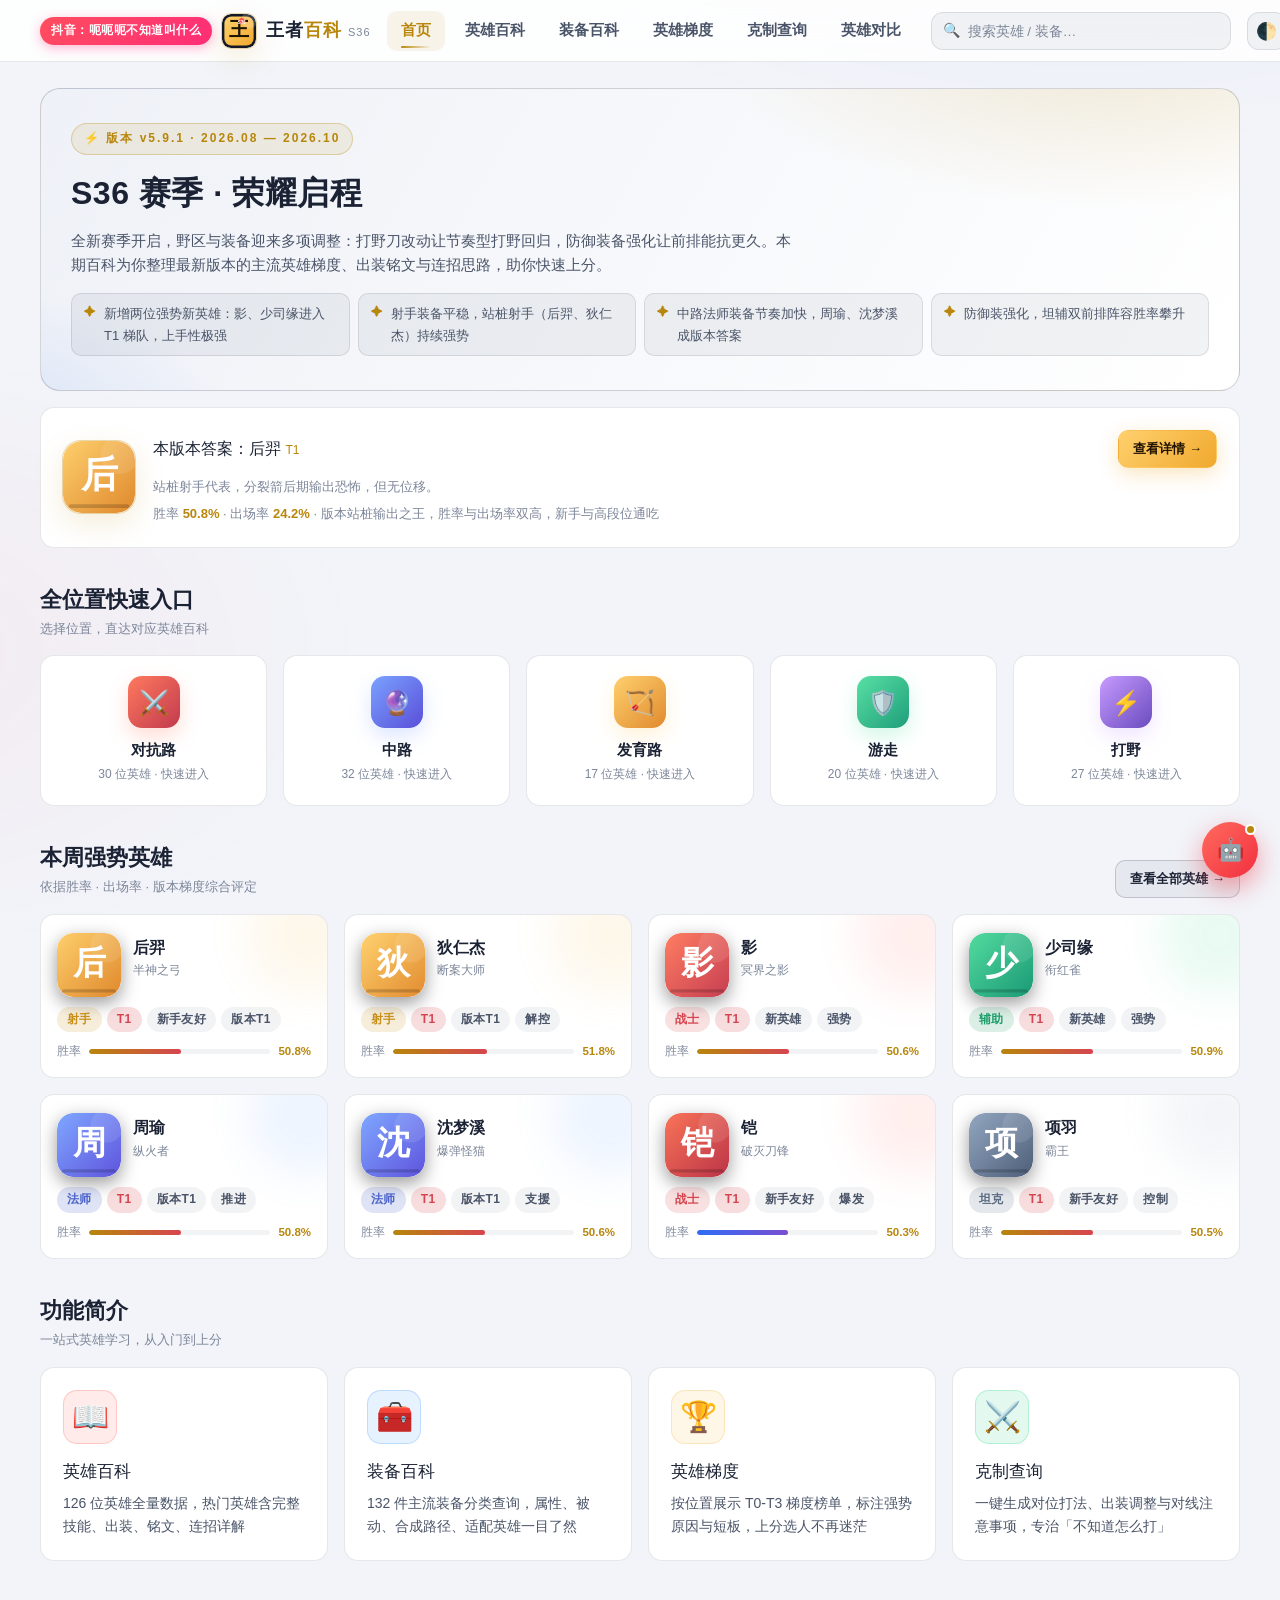
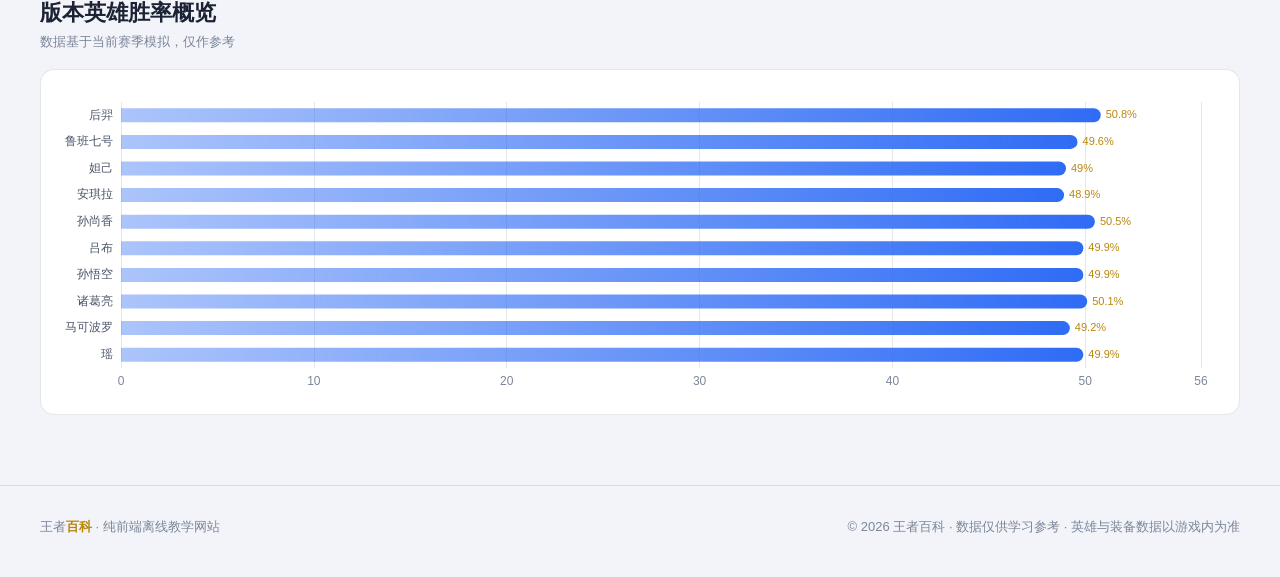
<file: index.html>
<!DOCTYPE html>
<html lang="zh-CN">
<head>
  <meta charset="UTF-8">
  <meta name="viewport" content="width=device-width, initial-scale=1.0">
  <title>王者百科 · 王者荣耀英雄攻略教学网站</title>
  <meta name="description" content="王者荣耀 S36 赛季英雄百科、装备百科、英雄梯度、克制查询，纯前端离线教学网站。">
  <link rel="icon" type="image/svg+xml" href="images/logo.svg">
  <!-- 主题：样式前应用已保存的主题，避免刷新闪变 -->
  <script>try{var t=localStorage.getItem('wqk-theme')||'system';document.documentElement.setAttribute('data-theme',t);}catch(e){}</script>
  <link rel="stylesheet" href="css/style.css">
</head>
<body>

  <!-- 全局导航（components.js 渲染） -->
  <div id="navbar"></div>

  <main class="container" style="padding-top:26px">

    <!-- ① 赛季简介板块 -->
    <section id="season-hero" class="animate-in"></section>

    <!-- ② 全位置英雄快速分类入口 -->
    <div class="sec-head">
      <div>
        <h2 class="text-section">全位置快速入口</h2>
        <div class="sub">选择位置，直达对应英雄百科</div>
      </div>
    </div>
    <section id="pos-grid" class="grid g-5 gap-4"></section>

    <!-- ③ 本周强势英雄推荐 -->
    <div class="sec-head">
      <div>
        <h2 class="text-section">本周强势英雄</h2>
        <div class="sub">依据胜率 · 出场率 · 版本梯度综合评定</div>
      </div>
      <a href="pages/hero.html" class="btn btn-ghost btn-sm">查看全部英雄 →</a>
    </div>
    <section id="strong-grid" class="grid g-4 gap-4"></section>

    <!-- ④ 网站功能简介 -->
    <div class="sec-head">
      <div>
        <h2 class="text-section">功能简介</h2>
        <div class="sub">一站式英雄学习，从入门到上分</div>
      </div>
    </div>
    <section id="intro-grid" class="grid g-4 gap-4"></section>

    <!-- ⑤ 版本数据图表 -->
    <div class="sec-head">
      <div>
        <h2 class="text-section">版本英雄胜率概览</h2>
        <div class="sub">数据基于当前赛季模拟，仅作参考</div>
      </div>
    </div>
    <section class="card card-pad">
      <div id="meta-chart" style="width:100%;height:300px"></div>
    </section>

  </main>

  <!-- 页脚 -->
  <div id="footer"></div>

  <!-- 共享脚本 -->
  <script>
    window.PAGE = 'home';
    window.BASE_PATH = '';
  </script>
  <!-- 离线数据层（json 数据以 .js 注入，保证 file:// 直跑可用） -->
  <script src="json/heroes.js"></script>
  <script src="json/items.js"></script>
  <script src="json/details.js"></script>
  <script src="json/tiers.js"></script>
  <script src="json/season.js"></script>
  <script src="js/utils.js"></script>
  <script src="js/data.js"></script>
  <script src="js/components.js"></script>
  <script src="js/theme.js"></script>
  <script src="js/search.js"></script>
  <script src="js/ai-chat.js"></script>
  <script src="js/lib/echarts.min.js"></script>
  <script src="js/home.js"></script>

</body>
</html>
</file>
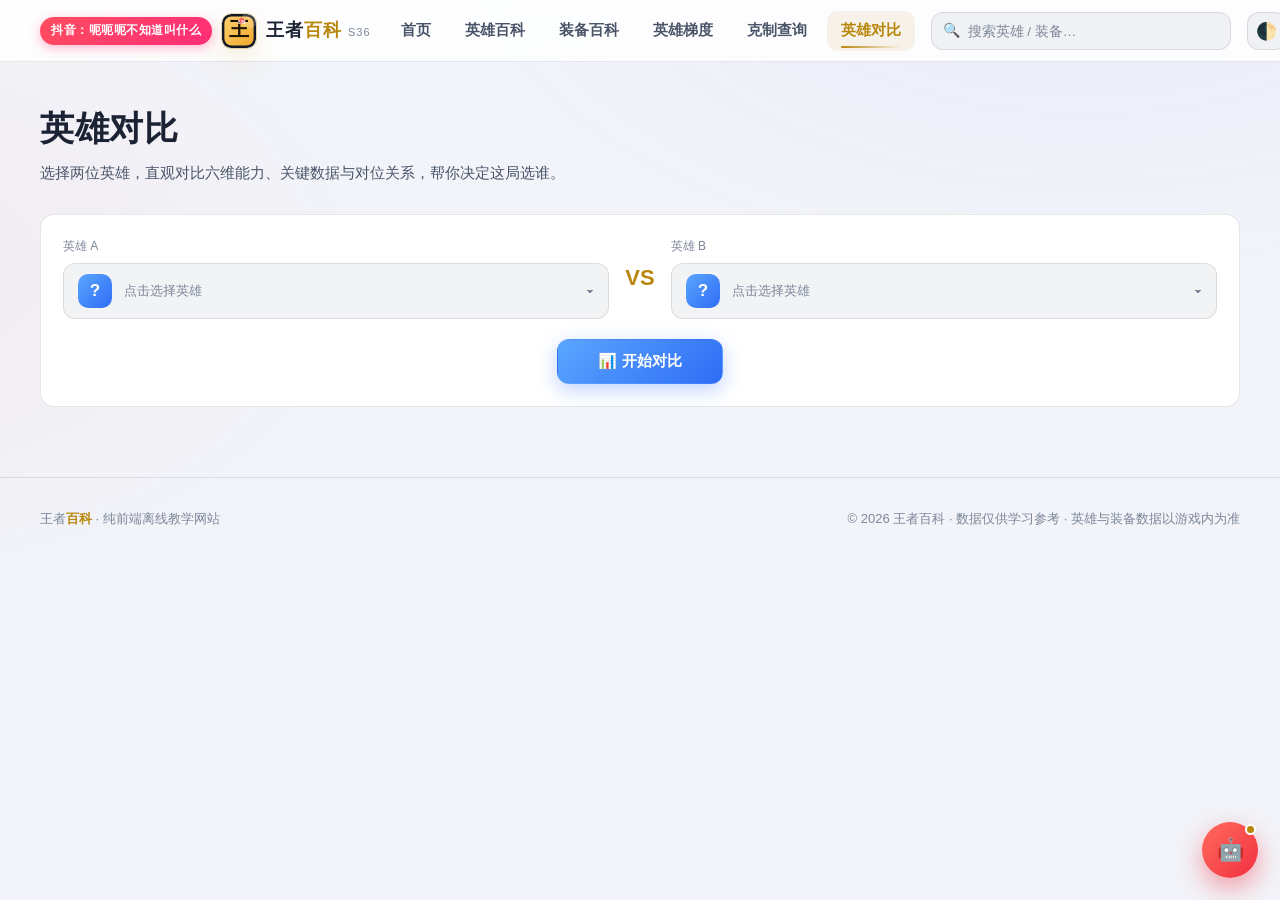
<file: pages/compare.html>
<!DOCTYPE html>
<html lang="zh-CN">
<head>
  <meta charset="UTF-8">
  <meta name="viewport" content="width=device-width, initial-scale=1.0">
  <title>英雄对比 · 王者百科</title>
  <meta name="description" content="王者荣耀英雄对比工具：选择两位英雄，对比六维能力雷达、胜率出场率难度等关键数据与对位关系。">
  <link rel="icon" type="image/svg+xml" href="../images/logo.svg">
  <!-- 主题：样式前应用已保存的主题，避免刷新闪变 -->
  <script>try{var t=localStorage.getItem('wqk-theme')||'system';document.documentElement.setAttribute('data-theme',t);}catch(e){}</script>
  <link rel="stylesheet" href="../css/style.css">
</head>
<body>

  <div id="navbar"></div>

  <main class="container">
    <div class="page-head">
      <h1>英雄对比</h1>
      <p>选择两位英雄，直观对比六维能力、关键数据与对位关系，帮你决定这局选谁。</p>
    </div>

    <!-- 选择区 -->
    <div class="card card-pad" style="margin-top:22px">
      <div class="grid" style="grid-template-columns:1fr auto 1fr;gap:16px;align-items:center">
        <div id="picker-a"></div>
        <div class="flex-center" style="font-weight:800;color:var(--gold);font-size:22px">VS</div>
        <div id="picker-b"></div>
      </div>
      <div class="flex-center" style="margin-top:20px">
        <button class="btn btn-blue" id="compare-btn" style="padding:12px 40px;font-size:15px">📊 开始对比</button>
      </div>
    </div>

    <!-- 结果区 -->
    <div id="compare-result" style="margin-top:22px"></div>
  </main>

  <div id="footer"></div>

  <script>
    window.PAGE = 'compare';
    window.BASE_PATH = '../';
  </script>
  <!-- 离线数据层（json 数据以 .js 注入，保证 file:// 直跑可用） -->
  <script src="../json/heroes.js"></script>
  <script src="../json/items.js"></script>
  <script src="../json/details.js"></script>
  <script src="../json/tiers.js"></script>
  <script src="../json/season.js"></script>
  <script src="../js/utils.js"></script>
  <script src="../js/data.js"></script>
  <script src="../js/components.js"></script>
  <script src="../js/theme.js"></script>
  <script src="../js/search.js"></script>
  <script src="../js/ai-chat.js"></script>
  <script src="../js/lib/echarts.min.js"></script>
  <script src="../js/hero-picker.js"></script>
  <script src="../js/compare.js"></script>

</body>
</html>
</file>
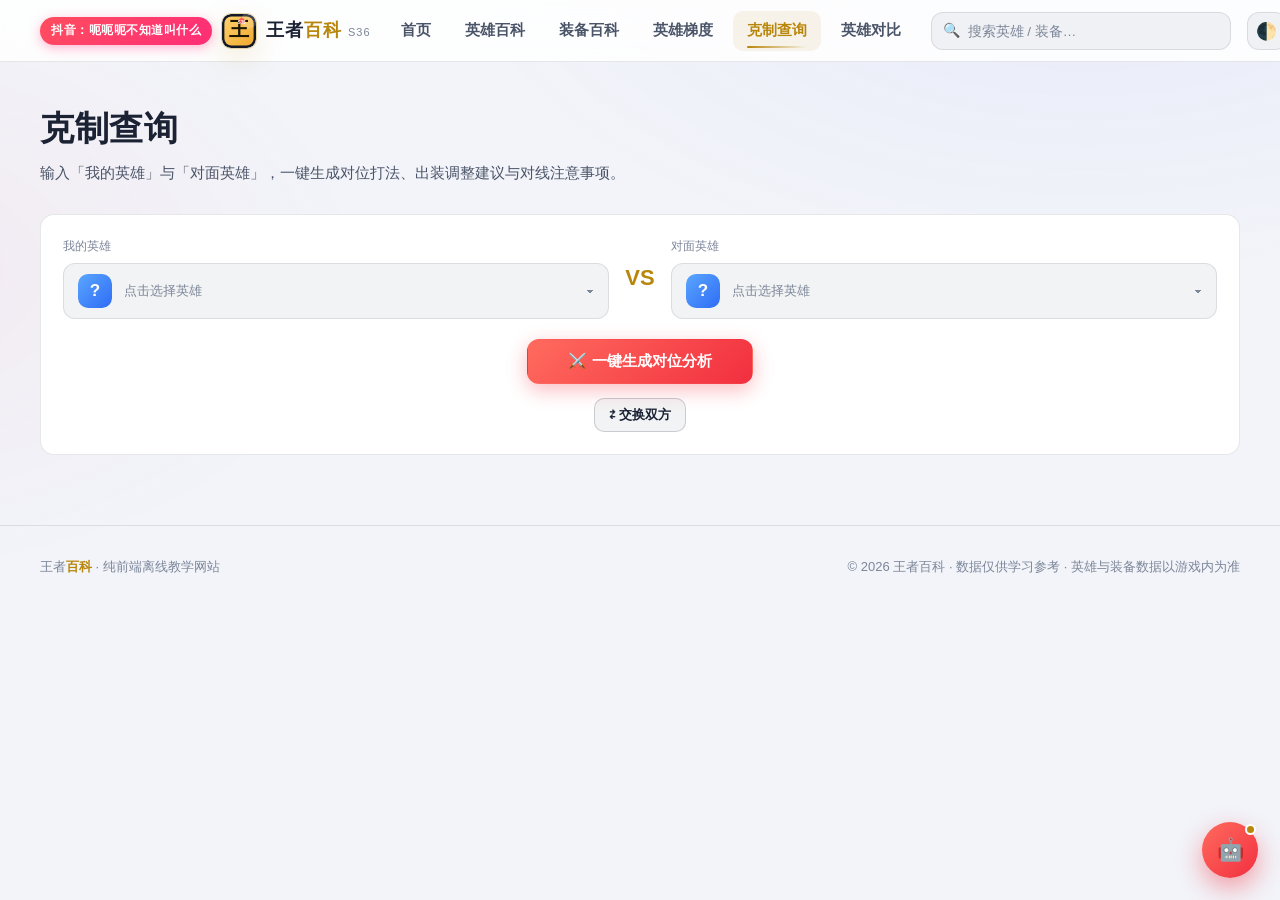
<file: pages/counter.html>
<!DOCTYPE html>
<html lang="zh-CN">
<head>
  <meta charset="UTF-8">
  <meta name="viewport" content="width=device-width, initial-scale=1.0">
  <title>克制查询 · 王者百科</title>
  <meta name="description" content="王者荣耀克制查询：输入我的英雄与对面英雄，一键生成对位打法、出装调整与对线注意事项。">
  <link rel="icon" type="image/svg+xml" href="../images/logo.svg">
  <!-- 主题：样式前应用已保存的主题，避免刷新闪变 -->
  <script>try{var t=localStorage.getItem('wqk-theme')||'system';document.documentElement.setAttribute('data-theme',t);}catch(e){}</script>
  <link rel="stylesheet" href="../css/style.css">
</head>
<body>

  <div id="navbar"></div>

  <main class="container">
    <div class="page-head">
      <h1>克制查询</h1>
      <p>输入「我的英雄」与「对面英雄」，一键生成对位打法、出装调整建议与对线注意事项。</p>
    </div>

    <!-- 查询输入 -->
    <div class="card card-pad" style="margin-top:22px">
      <div class="grid" style="grid-template-columns:1fr auto 1fr;gap:16px;align-items:center" id="picker-row">
        <div id="picker-a"></div>
        <div class="flex-center" style="font-weight:800;color:var(--gold);font-size:22px">VS</div>
        <div id="picker-b"></div>
      </div>
      <div class="flex-center" style="margin-top:20px">
        <button class="btn btn-primary" id="counter-btn" style="padding:12px 40px;font-size:15px">⚔️ 一键生成对位分析</button>
      </div>
    </div>

    <!-- 结果区 -->
    <div id="counter-result" style="margin-top:22px"></div>
  </main>

  <div id="footer"></div>

  <script>
    window.PAGE = 'counter';
    window.BASE_PATH = '../';
  </script>
  <!-- 离线数据层（json 数据以 .js 注入，保证 file:// 直跑可用） -->
  <script src="../json/heroes.js"></script>
  <script src="../json/items.js"></script>
  <script src="../json/details.js"></script>
  <script src="../json/tiers.js"></script>
  <script src="../json/season.js"></script>
  <script src="../js/utils.js"></script>
  <script src="../js/data.js"></script>
  <script src="../js/components.js"></script>
  <script src="../js/theme.js"></script>
  <script src="../js/search.js"></script>
  <script src="../js/ai-chat.js"></script>
  <script src="../js/hero-picker.js"></script>
  <script src="../js/counter.js"></script>

</body>
</html>
</file>
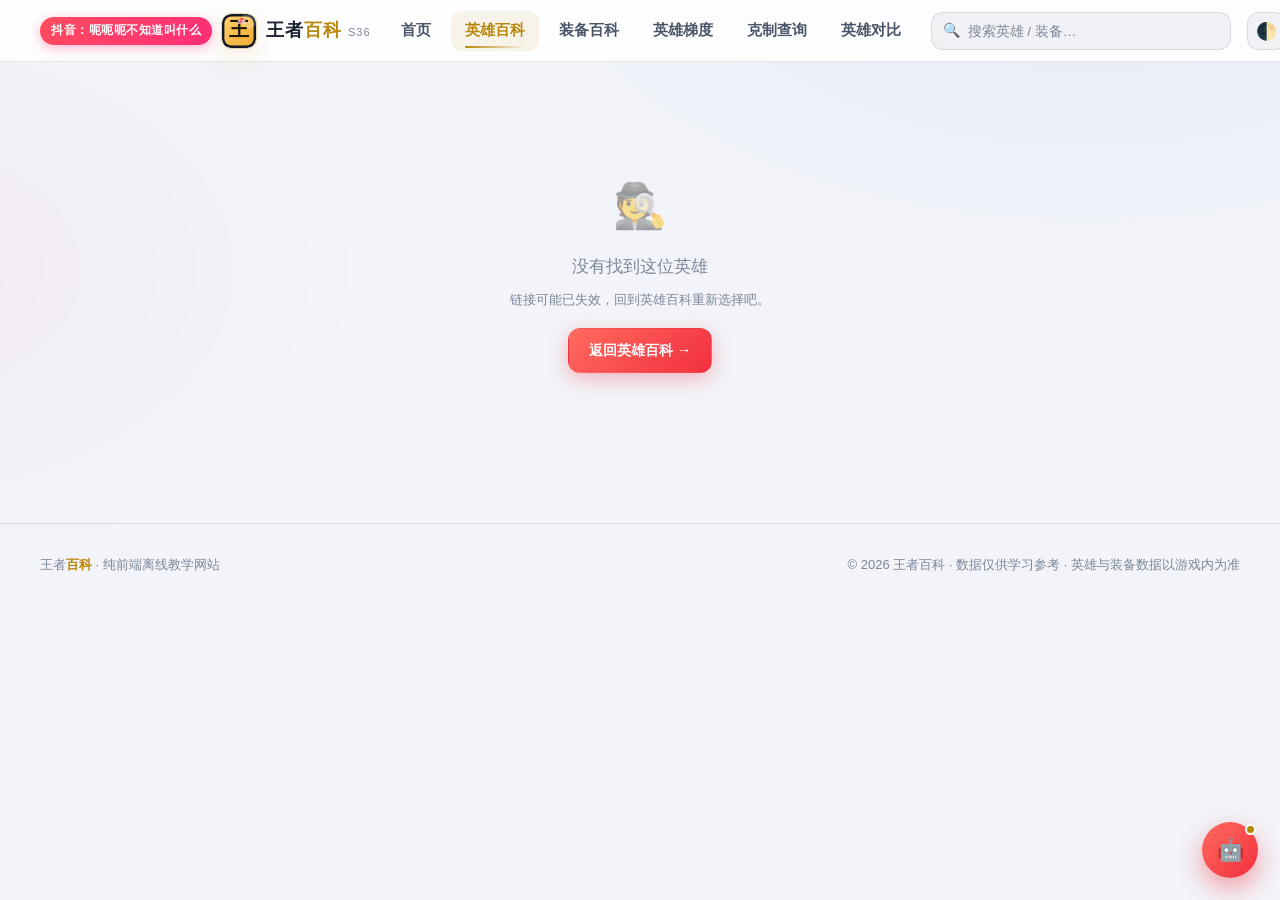
<file: pages/hero-detail.html>
<!DOCTYPE html>
<html lang="zh-CN">
<head>
  <meta charset="UTF-8">
  <meta name="viewport" content="width=device-width, initial-scale=1.0">
  <title>英雄详情 · 王者百科</title>
  <meta name="description" content="王者荣耀英雄完整攻略：技能解析、出装方案、铭文搭配、连招教学、对位克制、思路梯度。">
  <link rel="icon" type="image/svg+xml" href="../images/logo.svg">
  <!-- 主题：样式前应用已保存的主题，避免刷新闪变 -->
  <script>try{var t=localStorage.getItem('wqk-theme')||'system';document.documentElement.setAttribute('data-theme',t);}catch(e){}</script>
  <link rel="stylesheet" href="../css/style.css">
</head>
<body>

  <div id="navbar"></div>

  <main class="container">
    <!-- 返回链接 + 面包屑 -->
    <div id="crumb" style="padding:22px 0 6px"></div>

    <!-- 详情主体（hero-detail.js 渲染） -->
    <div id="detail-root"></div>
  </main>

  <div id="footer"></div>

  <script>
    window.PAGE = 'hero';
    window.BASE_PATH = '../';
  </script>
  <!-- 离线数据层（json 数据以 .js 注入，保证 file:// 直跑可用） -->
  <script src="../json/heroes.js"></script>
  <script src="../json/items.js"></script>
  <script src="../json/details.js"></script>
  <script src="../json/tiers.js"></script>
  <script src="../json/season.js"></script>
  <script src="../js/utils.js"></script>
  <script src="../js/data.js"></script>
  <script src="../js/components.js"></script>
  <script src="../js/theme.js"></script>
  <script src="../js/search.js"></script>
  <script src="../js/ai-chat.js"></script>
  <script src="../js/lib/echarts.min.js"></script>
  <script src="../js/hero-detail.js"></script>

</body>
</html>
</file>
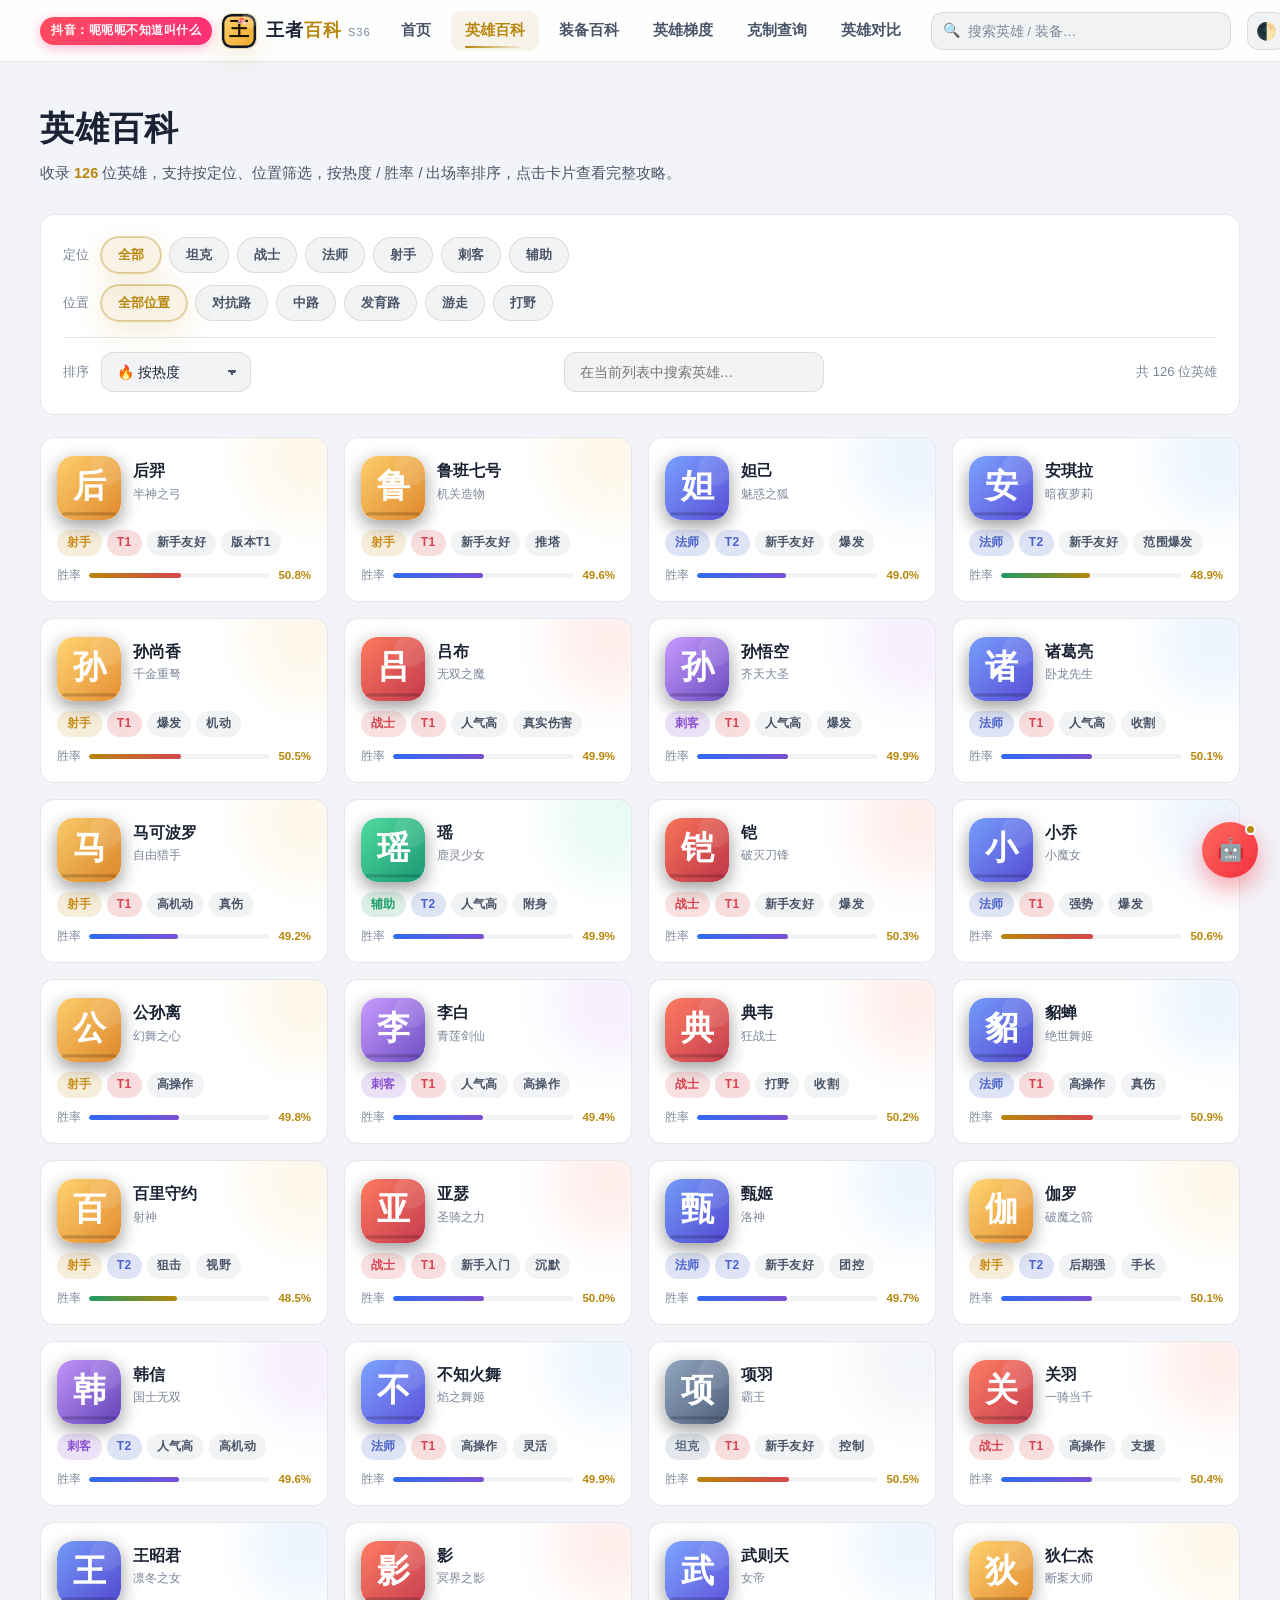
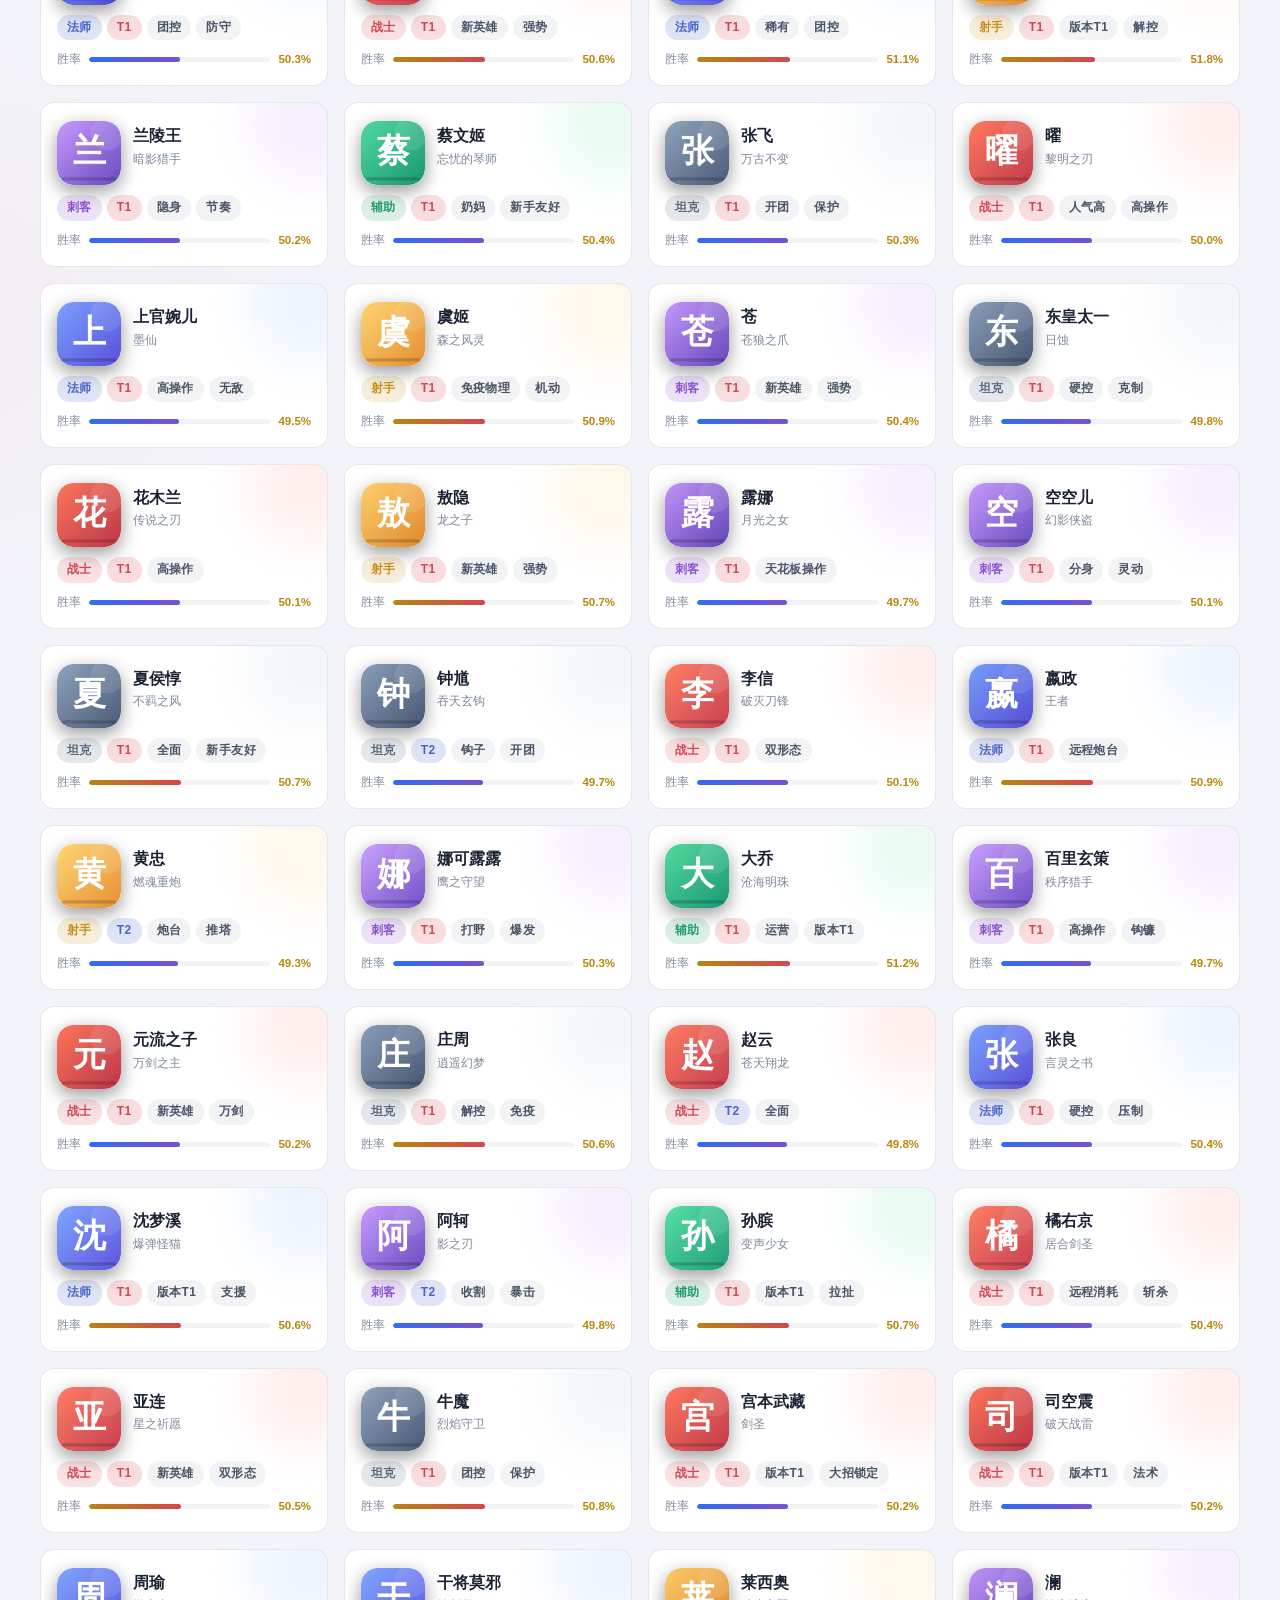
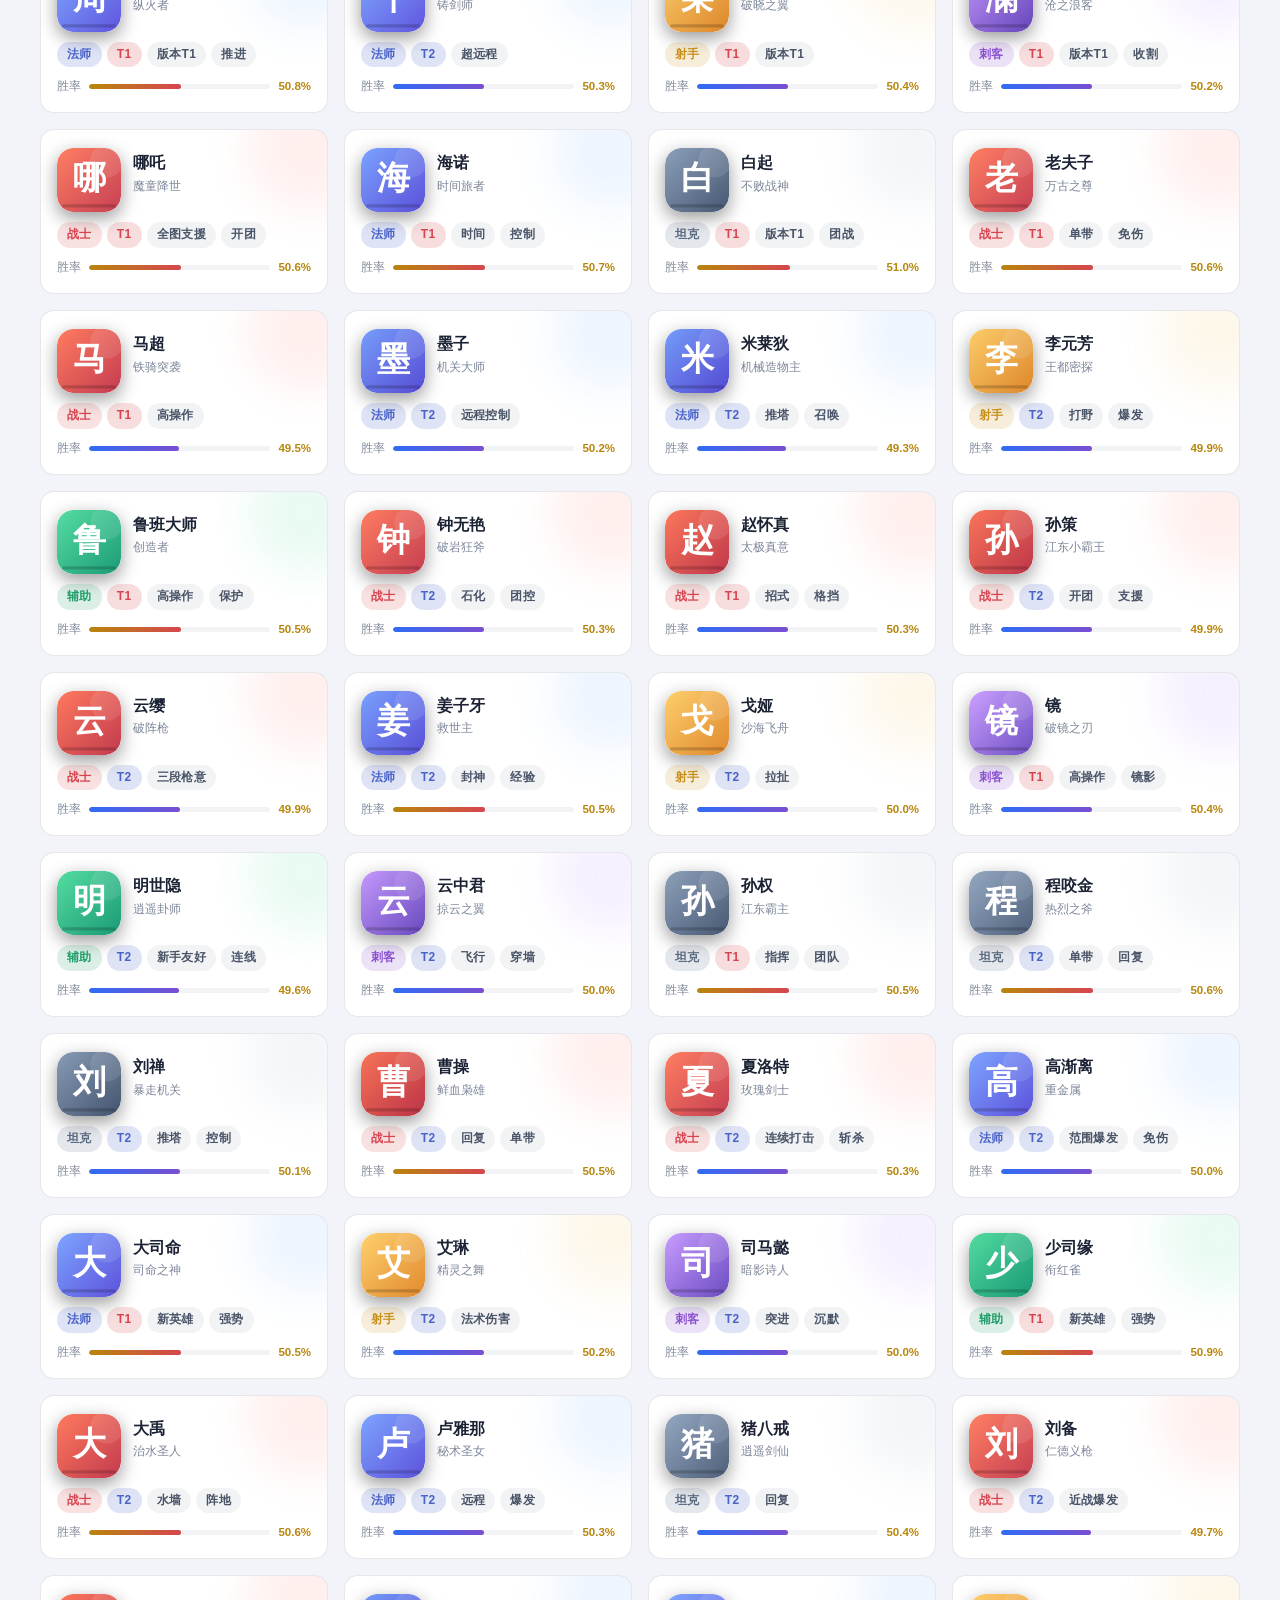
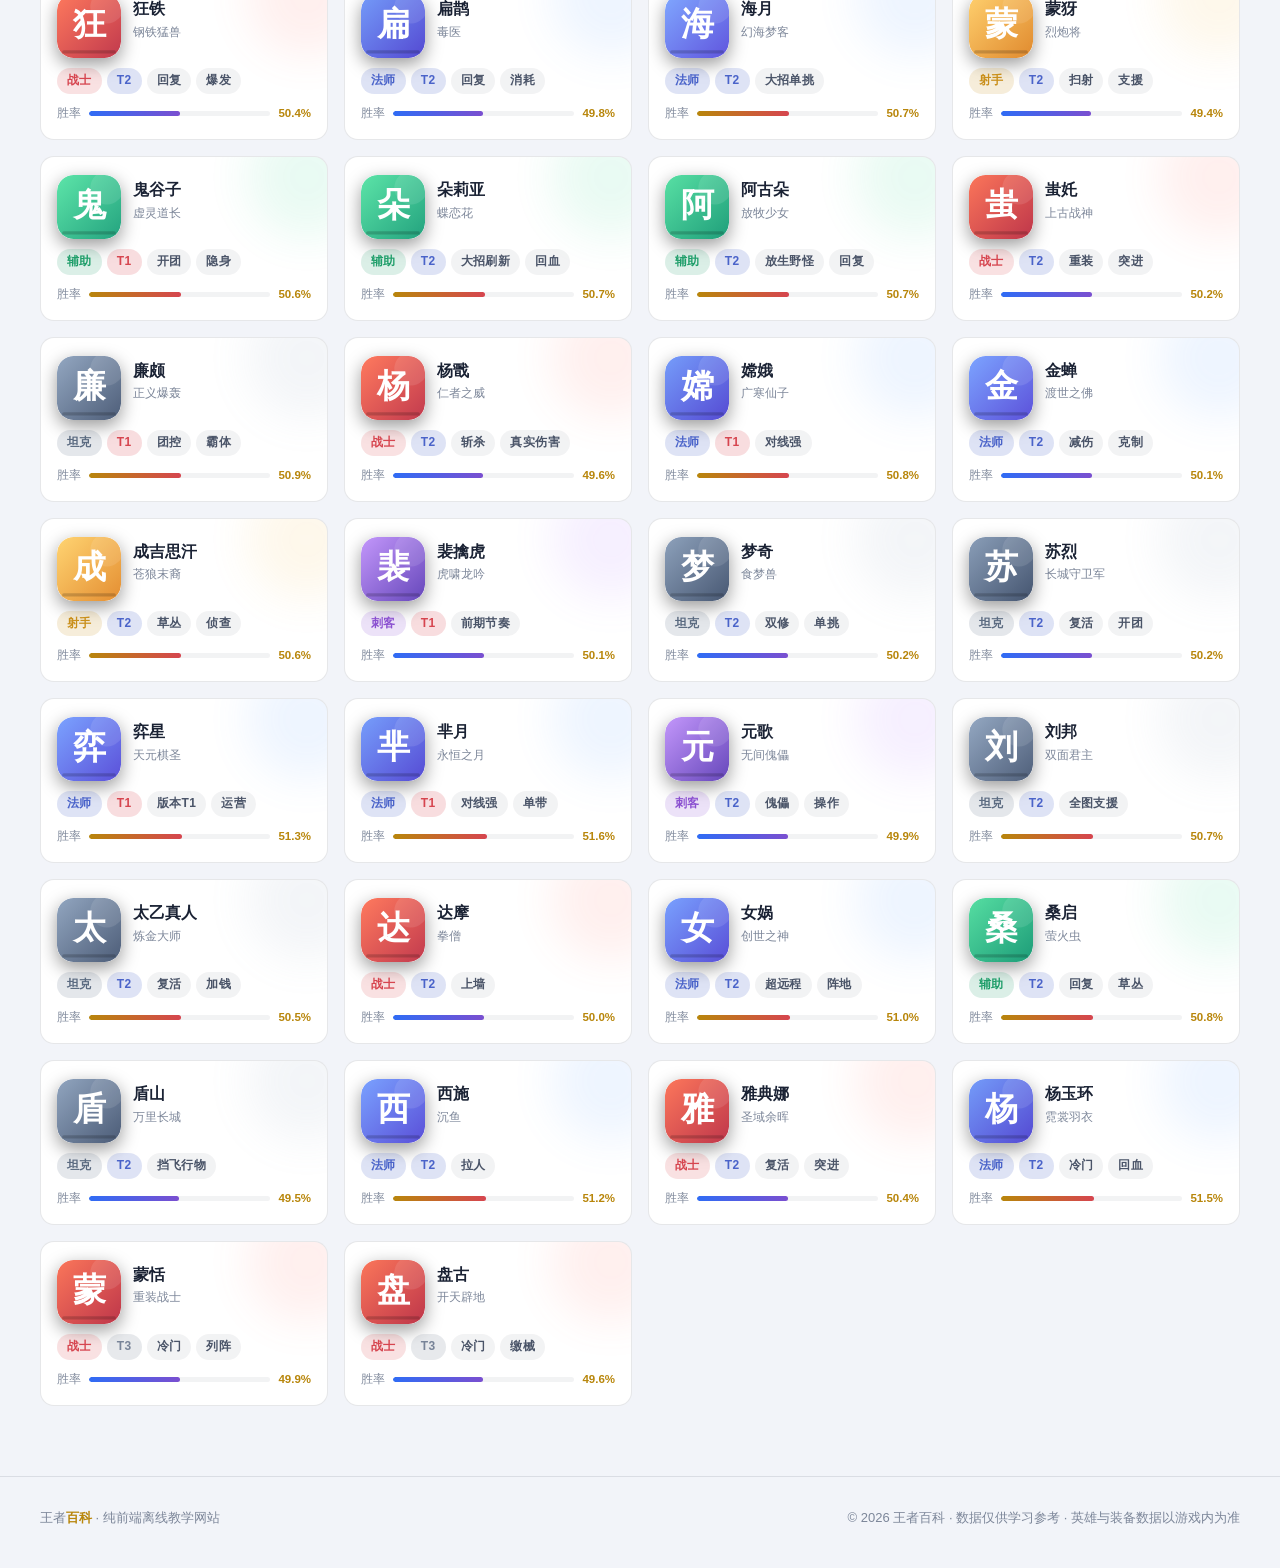
<file: pages/hero.html>
<!DOCTYPE html>
<html lang="zh-CN">
<head>
  <meta charset="UTF-8">
  <meta name="viewport" content="width=device-width, initial-scale=1.0">
  <title>英雄百科 · 王者百科</title>
  <meta name="description" content="王者荣耀全英雄百科：按定位/位置筛选，支持热度、胜率、出场率排序。">
  <link rel="icon" type="image/svg+xml" href="../images/logo.svg">
  <!-- 主题：样式前应用已保存的主题，避免刷新闪变 -->
  <script>try{var t=localStorage.getItem('wqk-theme')||'system';document.documentElement.setAttribute('data-theme',t);}catch(e){}</script>
  <link rel="stylesheet" href="../css/style.css">
</head>
<body>

  <div id="navbar"></div>

  <main class="container">
    <div class="page-head">
      <h1>英雄百科</h1>
      <p>收录 <b class="text-gold" id="hero-total">--</b> 位英雄，支持按定位、位置筛选，按热度 / 胜率 / 出场率排序，点击卡片查看完整攻略。</p>
    </div>

    <!-- 定位筛选 -->
    <div class="card card-pad" style="margin-top:22px">
      <div class="filter-bar" id="role-filter" style="margin-bottom:12px"></div>
      <div class="filter-bar" id="pos-filter" style="margin-bottom:16px"></div>

      <div class="flex-between flex-wrap gap-3" style="padding-top:14px;border-top:1px solid var(--border)">
        <div class="flex items-center gap-3">
          <span class="text-dim" style="font-size:13px">排序</span>
          <select class="input select" id="sort-select" style="width:150px">
            <option value="热度">🔥 按热度</option>
            <option value="胜率">📈 按胜率</option>
            <option value="出场率">👥 按出场率</option>
          </select>
        </div>
        <input class="input" id="kw-input" type="text" placeholder="在当前列表中搜索英雄…" style="max-width:260px">
        <span class="text-dim" id="hero-count" style="font-size:13px"></span>
      </div>
    </div>

    <!-- 英雄网格 -->
    <section id="hero-grid" class="grid g-4 gap-4" style="margin-top:22px"></section>
    <div id="hero-empty" class="empty hidden">
      <div class="ico">🔍</div>
      <p>没有找到匹配的英雄，换个关键词试试～</p>
    </div>
  </main>

  <div id="footer"></div>

  <script>
    window.PAGE = 'hero';
    window.BASE_PATH = '../';
  </script>
  <!-- 离线数据层（json 数据以 .js 注入，保证 file:// 直跑可用） -->
  <script src="../json/heroes.js"></script>
  <script src="../json/items.js"></script>
  <script src="../json/details.js"></script>
  <script src="../json/tiers.js"></script>
  <script src="../json/season.js"></script>
  <script src="../js/utils.js"></script>
  <script src="../js/data.js"></script>
  <script src="../js/components.js"></script>
  <script src="../js/theme.js"></script>
  <script src="../js/search.js"></script>
  <script src="../js/ai-chat.js"></script>
  <script src="../js/hero-list.js"></script>

</body>
</html>
</file>
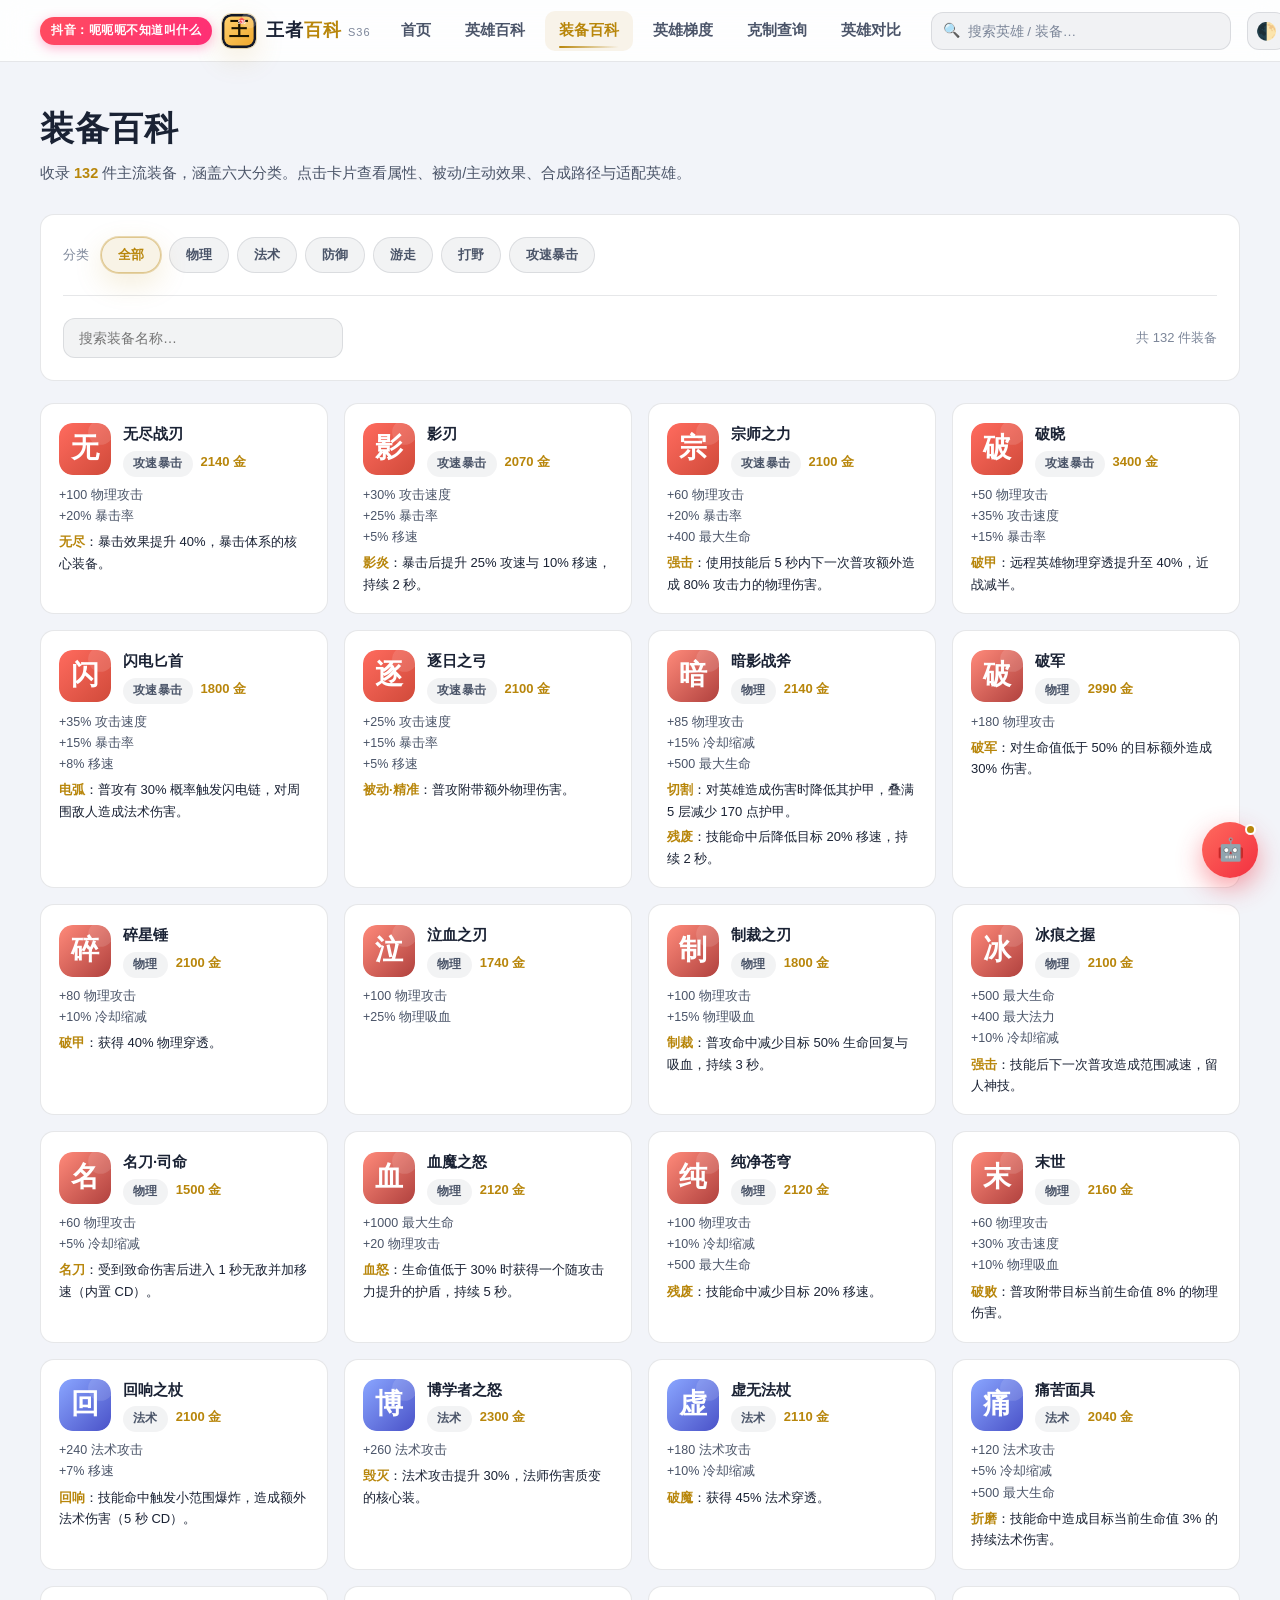
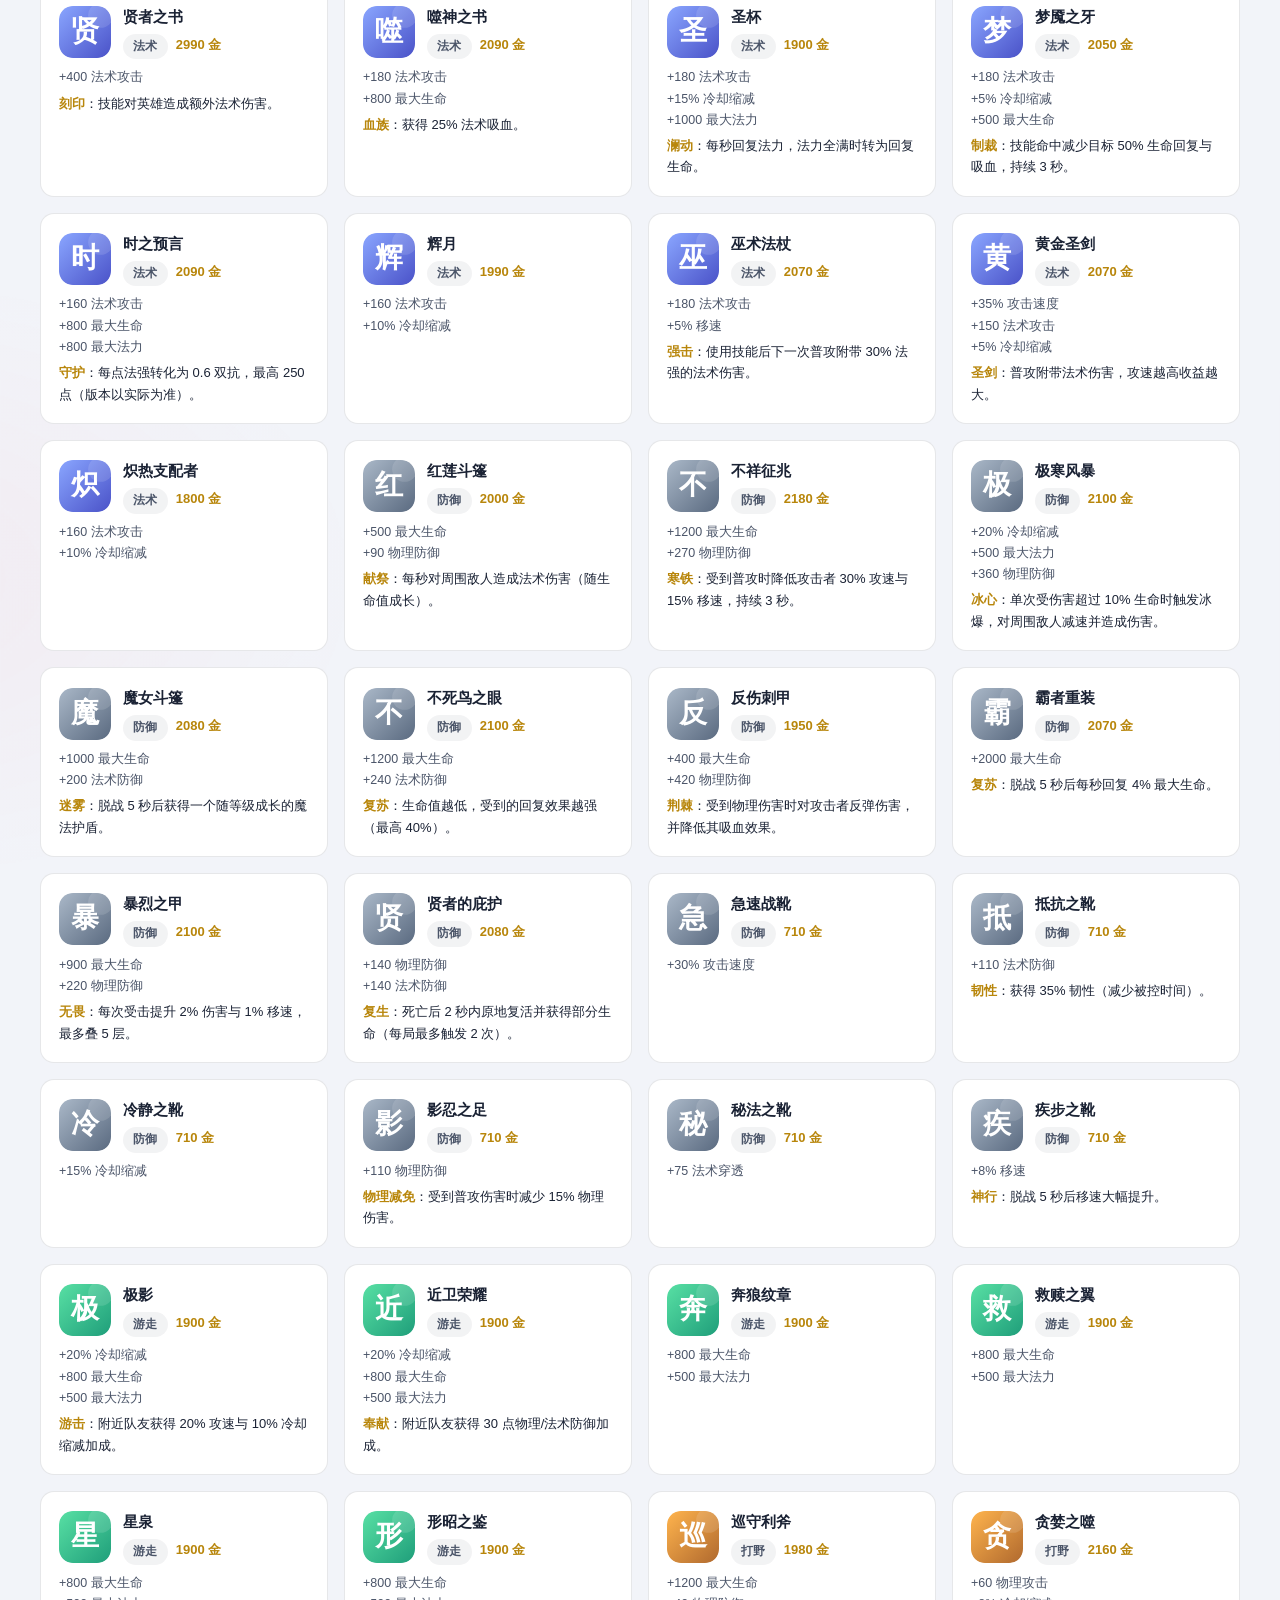
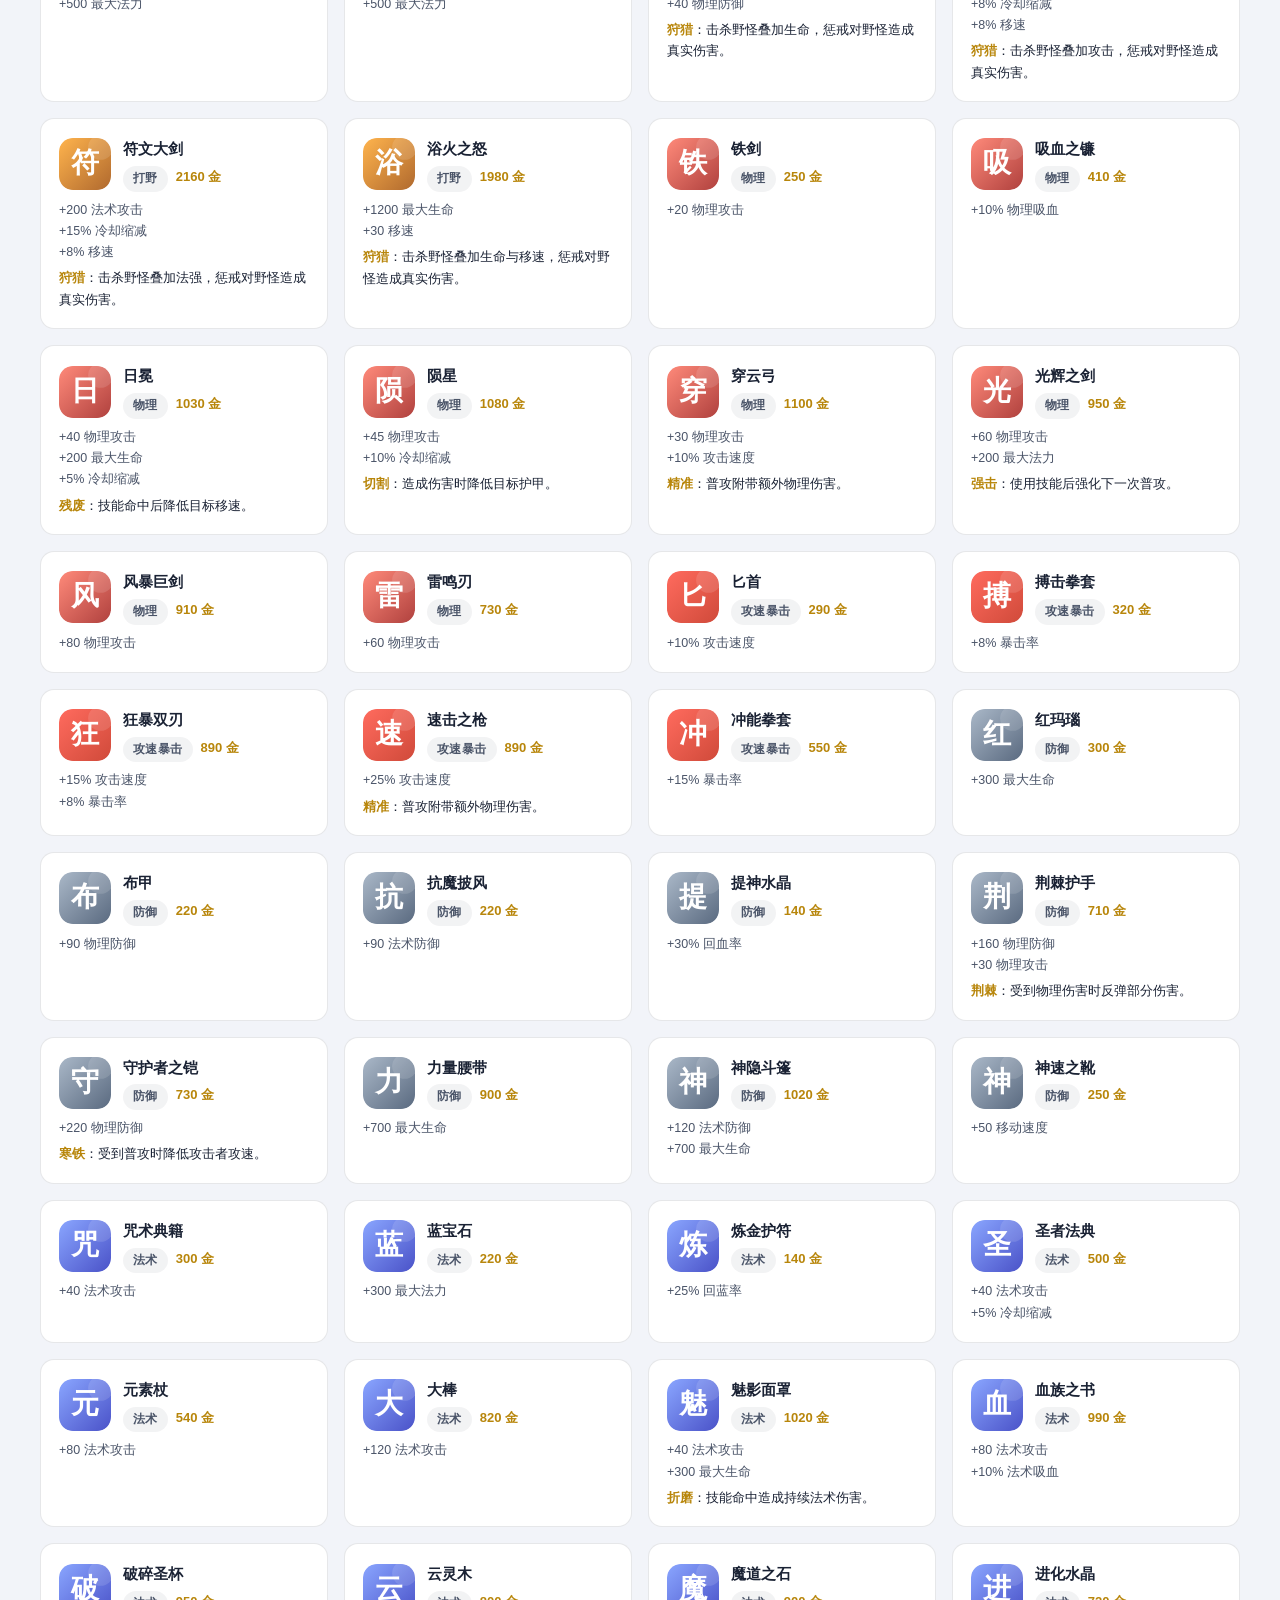
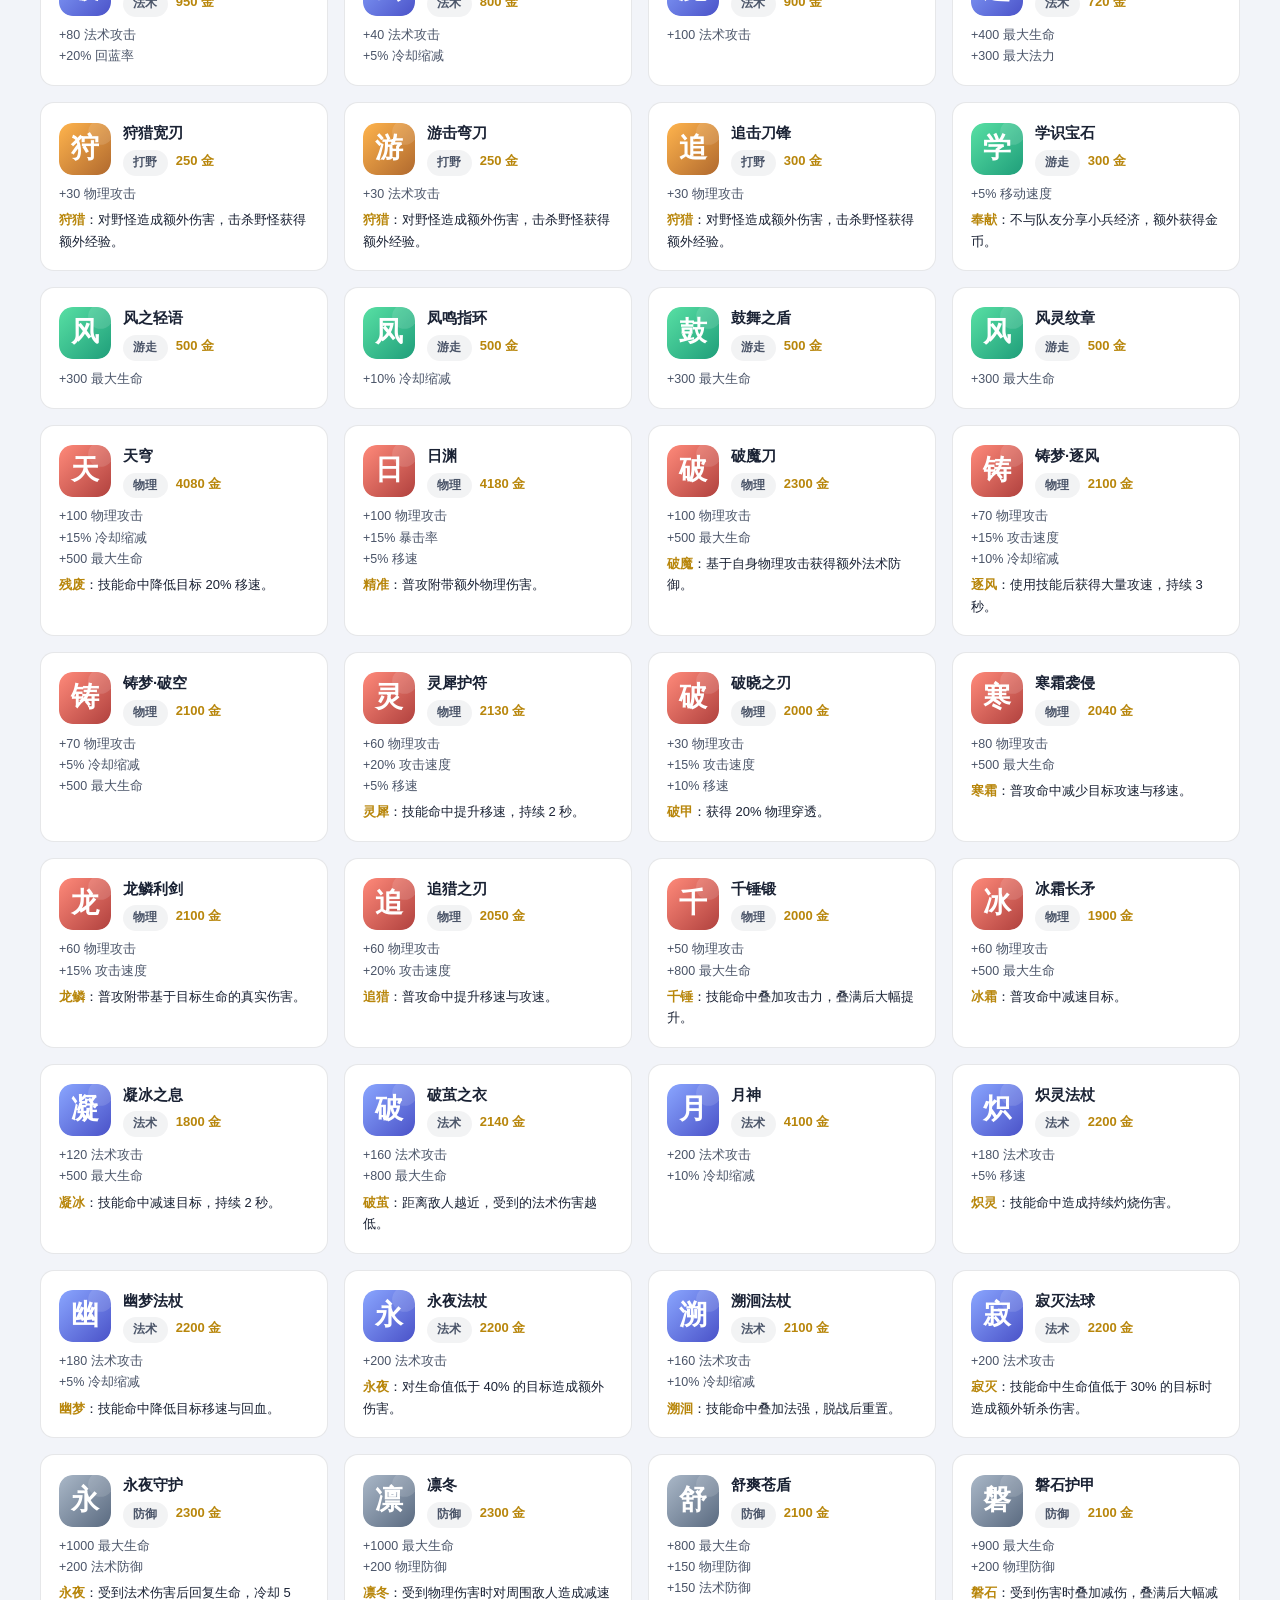
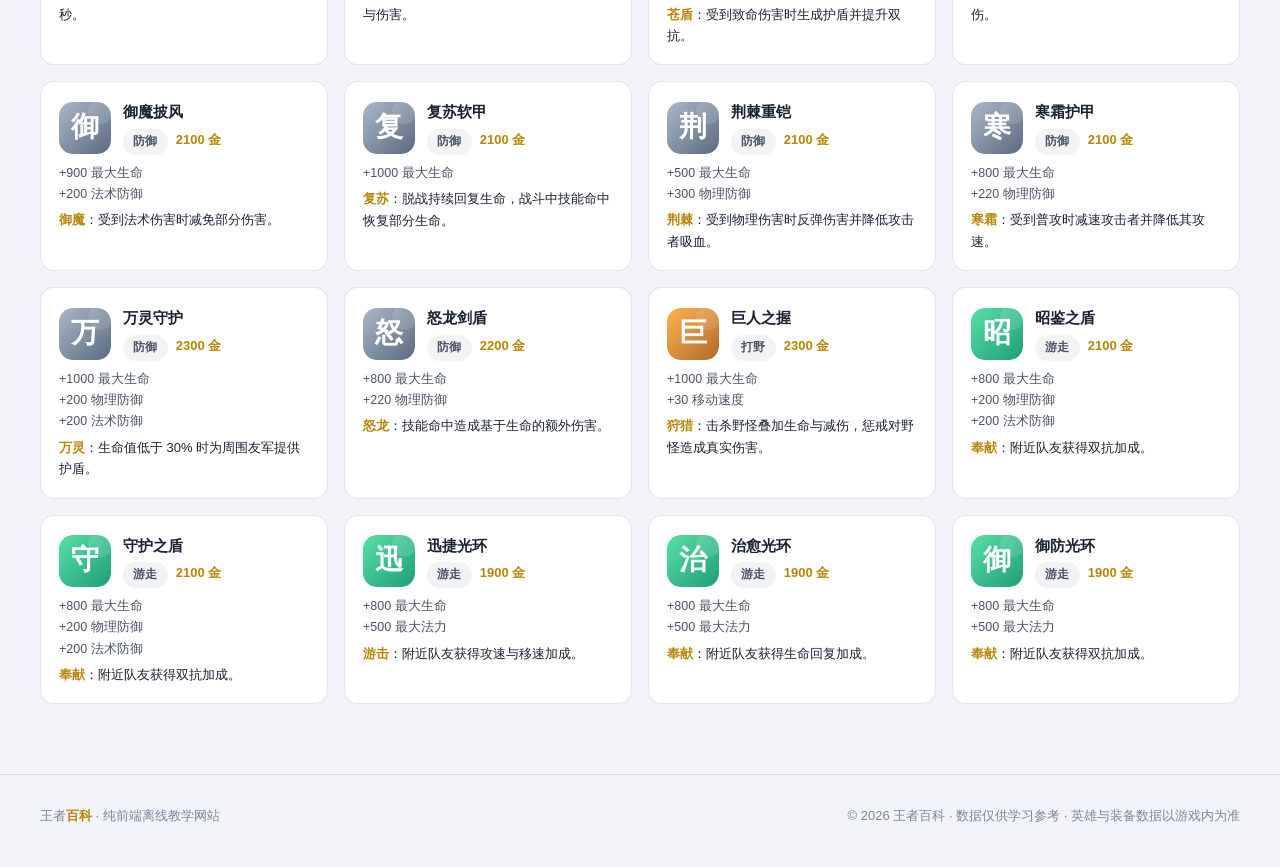
<file: pages/items.html>
<!DOCTYPE html>
<html lang="zh-CN">
<head>
  <meta charset="UTF-8">
  <meta name="viewport" content="width=device-width, initial-scale=1.0">
  <title>装备百科 · 王者百科</title>
  <meta name="description" content="王者荣耀装备百科：物理、法术、防御、游走、打野、攻速暴击全装备查询，属性、被动、合成路径、适配英雄。">
  <link rel="icon" type="image/svg+xml" href="../images/logo.svg">
  <!-- 主题：样式前应用已保存的主题，避免刷新闪变 -->
  <script>try{var t=localStorage.getItem('wqk-theme')||'system';document.documentElement.setAttribute('data-theme',t);}catch(e){}</script>
  <link rel="stylesheet" href="../css/style.css">
</head>
<body>

  <div id="navbar"></div>

  <main class="container">
    <div class="page-head">
      <h1>装备百科</h1>
      <p>收录 <b class="text-gold" id="item-total">--</b> 件主流装备，涵盖六大分类。点击卡片查看属性、被动/主动效果、合成路径与适配英雄。</p>
    </div>

    <!-- 分类筛选 + 搜索 -->
    <div class="card card-pad" style="margin-top:22px">
      <div class="filter-bar" id="cat-filter" style="padding-bottom:22px"></div>
      <div class="flex-between flex-wrap gap-3" style="padding:22px 0 0;border-top:1px solid var(--border)">
        <input class="input" id="kw-input" type="text" placeholder="搜索装备名称…" style="max-width:280px">
        <span class="text-dim" id="item-count" style="font-size:13px"></span>
      </div>
    </div>

    <!-- 装备网格 -->
    <section id="item-grid" class="grid g-4 gap-4" style="margin-top:22px"></section>
    <div id="item-empty" class="empty hidden">
      <div class="ico">🔍</div>
      <p>没有找到匹配的装备，换个关键词试试～</p>
    </div>
  </main>

  <!-- 装备详情弹窗 -->
  <div id="modal-root"></div>

  <div id="footer"></div>

  <script>
    window.PAGE = 'items';
    window.BASE_PATH = '../';
  </script>
  <!-- 离线数据层（json 数据以 .js 注入，保证 file:// 直跑可用） -->
  <script src="../json/heroes.js"></script>
  <script src="../json/items.js"></script>
  <script src="../json/details.js"></script>
  <script src="../json/tiers.js"></script>
  <script src="../json/season.js"></script>
  <script src="../js/utils.js"></script>
  <script src="../js/data.js"></script>
  <script src="../js/components.js"></script>
  <script src="../js/theme.js"></script>
  <script src="../js/search.js"></script>
  <script src="../js/ai-chat.js"></script>
  <script src="../js/items.js"></script>

</body>
</html>
</file>
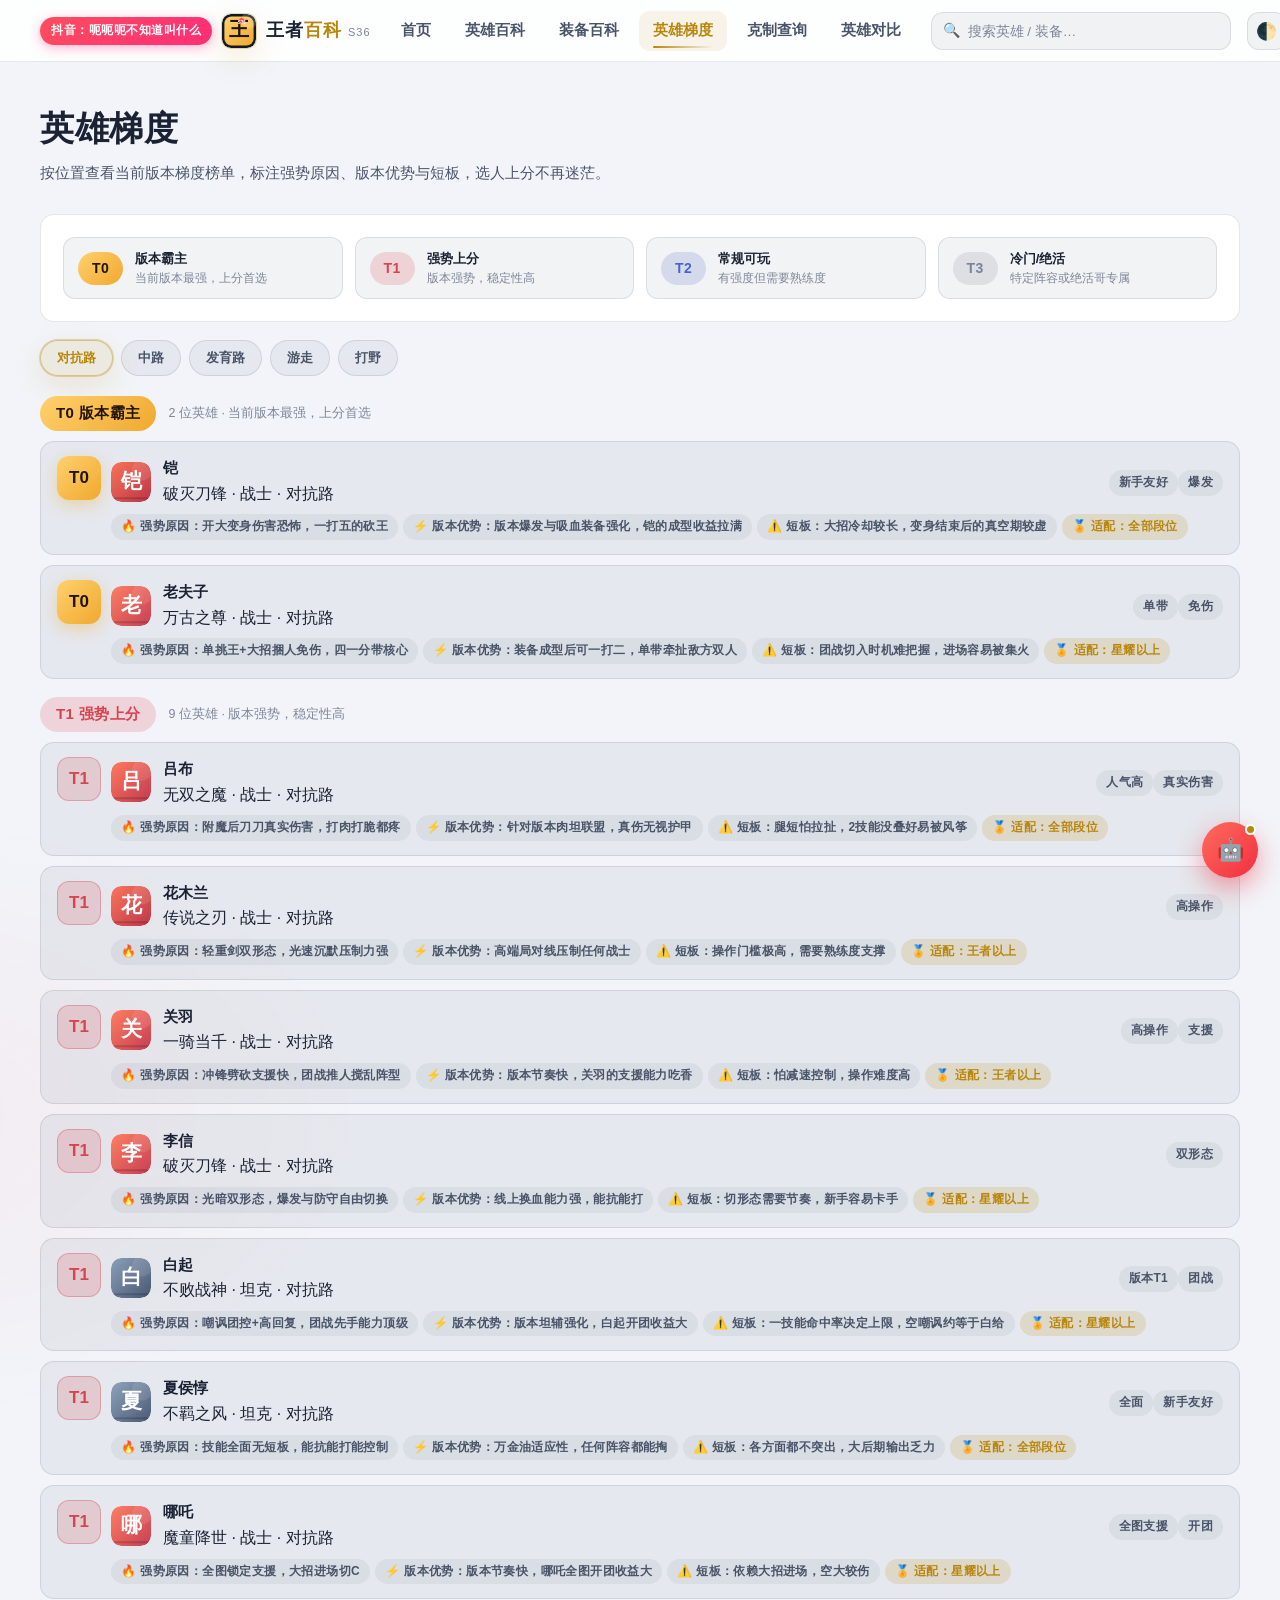
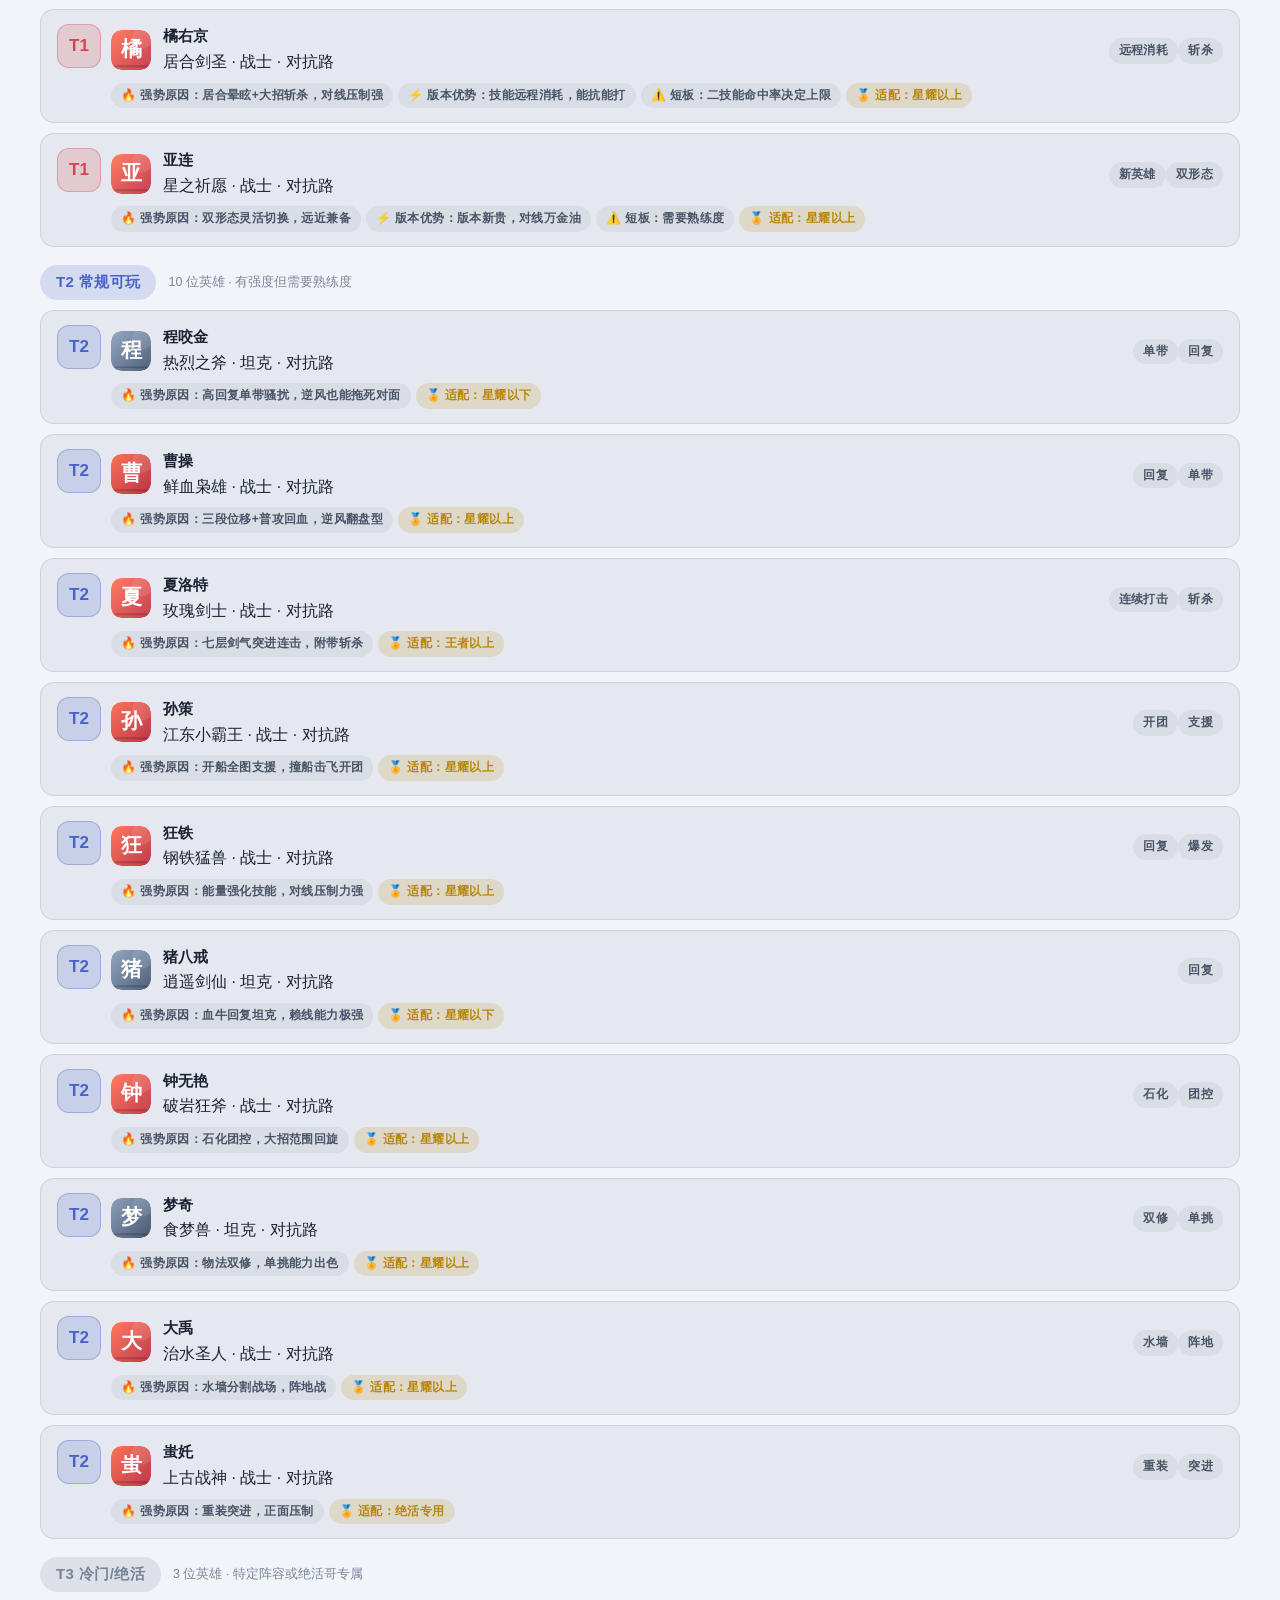
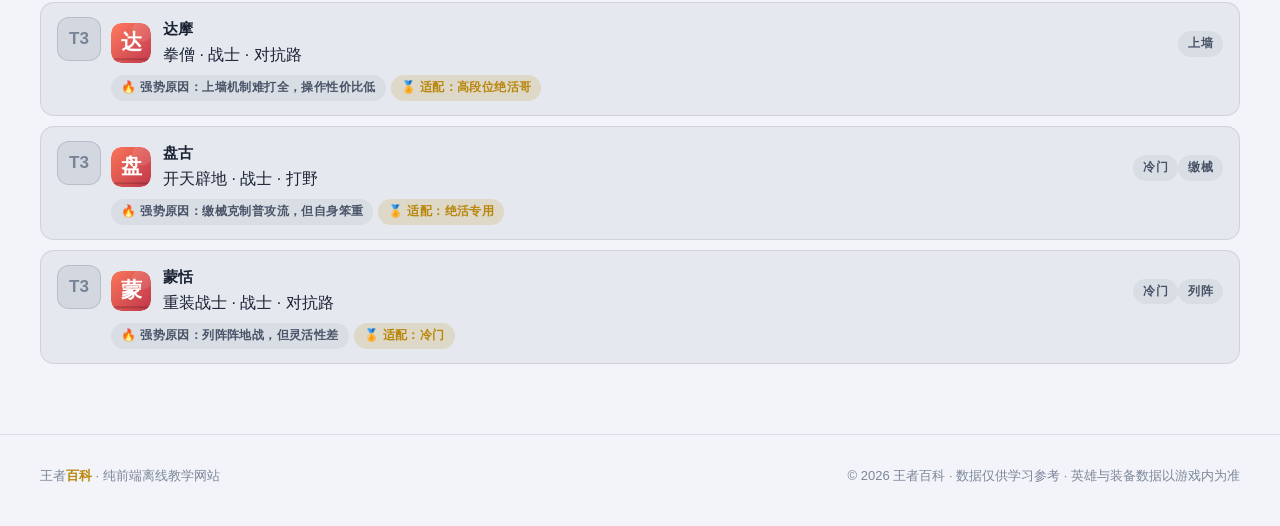
<file: pages/tier.html>
<!DOCTYPE html>
<html lang="zh-CN">
<head>
  <meta charset="UTF-8">
  <meta name="viewport" content="width=device-width, initial-scale=1.0">
  <title>英雄梯度 · 王者百科</title>
  <meta name="description" content="王者荣耀英雄梯度：按位置展示 T0-T3 梯度榜单，标注强势原因、版本优势、短板缺陷与适配段位。">
  <link rel="icon" type="image/svg+xml" href="../images/logo.svg">
  <!-- 主题：样式前应用已保存的主题，避免刷新闪变 -->
  <script>try{var t=localStorage.getItem('wqk-theme')||'system';document.documentElement.setAttribute('data-theme',t);}catch(e){}</script>
  <link rel="stylesheet" href="../css/style.css">
</head>
<body>

  <div id="navbar"></div>

  <main class="container">
    <div class="page-head">
      <h1>英雄梯度</h1>
      <p>按位置查看当前版本梯度榜单，标注强势原因、版本优势与短板，选人上分不再迷茫。</p>
    </div>

    <!-- 梯度图例 -->
    <div class="card card-pad" style="margin-top:22px">
      <div class="grid g-4 gap-3" id="tier-legend"></div>
    </div>

    <!-- 位置切换 -->
    <div class="filter-bar" id="pos-tabs" style="margin-top:18px"></div>

    <!-- 梯度列表 -->
    <div id="tier-root" style="margin-top:20px"></div>
  </main>

  <div id="footer"></div>

  <script>
    window.PAGE = 'tier';
    window.BASE_PATH = '../';
  </script>
  <!-- 离线数据层（json 数据以 .js 注入，保证 file:// 直跑可用） -->
  <script src="../json/heroes.js"></script>
  <script src="../json/items.js"></script>
  <script src="../json/details.js"></script>
  <script src="../json/tiers.js"></script>
  <script src="../json/season.js"></script>
  <script src="../js/utils.js"></script>
  <script src="../js/data.js"></script>
  <script src="../js/components.js"></script>
  <script src="../js/theme.js"></script>
  <script src="../js/search.js"></script>
  <script src="../js/ai-chat.js"></script>
  <script src="../js/tier.js"></script>

</body>
</html>
</file>
<file: css/style.css>
/* ==========================================================================
   王者百科 · 全局样式（深色 / 浅色 / 护眼绿 三主题设计系统）
   ------------------------------------------------------------------
   主题机制：<html data-theme="dark|light|green|system">
     - 深色：默认（:root 基础值）
     - 浅色 / 护眼绿：显式切换时覆盖变量
     - 跟随系统：data-theme="system"，由 prefers-color-scheme 媒体查询决定
   所有颜色收敛到设计变量，任何新增组件只需引用变量即可自动适配三主题。
   分块：01 设计变量(三主题) / 02 基础重置 / 03 布局 / 04 文字 / 05 组件 / 06 动画 / 07 响应式
   ========================================================================== */

/* ---------------- 01 设计变量 ---------------- */
/* ===== 深色主题（默认） ===== */
:root{
  --bg:#080b14;
  --bg-glow1:rgba(58,90,255,.10);
  --bg-glow2:rgba(255,64,96,.08);
  --card:#121827;
  --card-2:#182136;
  --card-3:#1f2a44;
  --border:rgba(255,255,255,.07);
  --border-strong:rgba(255,255,255,.14);
  --text:#e9edf5;
  --text-2:#9aa5bd;
  --text-3:#626d87;
  --nav-bg:rgba(10,14,26,.82);
  --mask:rgba(6,9,16,.6);
  --hover:rgba(255,255,255,.05);
  --hover-strong:rgba(255,255,255,.10);
  --tint:rgba(255,255,255,.06);
  --input-bg:rgba(255,255,255,.06);
  --input-focus:rgba(255,255,255,.08);
  --scrollbar:#262f49;
  --scrollbar-hover:#33406a;
  /* 强调色（含 RGB 三元组，供 rgba() 使用） */
  --gold:#f5b942;     --gold-rgb:245,185,66;
  --red:#ff4d5e;      --red-rgb:255,77,94;
  --blue:#4a9dff;     --blue-rgb:74,157,255;
  --green:#2fd48b;    --green-rgb:47,212,139;
  --purple:#a86bff;   --purple-rgb:168,107,255;
  /* 定位色 */
  --rc-tank:169,184,204; --rc-warrior:255,138,142; --rc-mage:147,176,255;
  --rc-marksman:255,208,110; --rc-assassin:199,155,255; --rc-support:88,224,164;
  /* 梯度色 */
  --tc-t1:255,138,142; --tc-t2:147,176,255; --tc-t3:169,180,200;
  --radius:14px;
  --radius-s:9px;
  --shadow:0 12px 32px rgba(0,0,0,.40);
  --glow-gold:0 0 0 1px rgba(var(--gold-rgb),.28),0 10px 34px rgba(var(--gold-rgb),.14);
  --glow-blue:0 0 0 1px rgba(var(--blue-rgb),.28),0 10px 34px rgba(var(--blue-rgb),.14);
  --font:-apple-system,BlinkMacSystemFont,"PingFang SC","Microsoft YaHei","Segoe UI",Roboto,"Helvetica Neue",Arial,sans-serif;
  --nav-h:62px;
}

/* ===== 浅色主题 ===== */
:root[data-theme="light"]{
  --bg:#f2f4f9;
  --bg-glow1:rgba(58,90,255,.06);
  --bg-glow2:rgba(255,64,96,.05);
  --card:#ffffff;
  --card-2:#ffffff;
  --card-3:#eef1f7;
  --border:rgba(18,26,46,.10);
  --border-strong:rgba(18,26,46,.18);
  --text:#1a2234;
  --text-2:#4a5468;
  --text-3:#7c8699;
  --nav-bg:rgba(255,255,255,.86);
  --mask:rgba(15,20,35,.5);
  --hover:rgba(18,26,46,.05);
  --hover-strong:rgba(18,26,46,.09);
  --tint:rgba(18,26,46,.05);
  --input-bg:rgba(18,26,46,.05);
  --input-focus:rgba(18,26,46,.07);
  --scrollbar:#c6cddc;
  --scrollbar-hover:#aab3c6;
  --gold:#b8860b;     --gold-rgb:184,134,11;
  --red:#d63a49;      --red-rgb:214,58,73;
  --blue:#2f6cf5;     --blue-rgb:47,108,245;
  --green:#1e9a64;    --green-rgb:30,154,100;
  --purple:#7a4fd0;   --purple-rgb:122,79,208;
  --rc-tank:90,106,128; --rc-warrior:214,69,79; --rc-mage:74,99,201;
  --rc-marksman:201,143,27; --rc-assassin:138,79,208; --rc-support:31,158,106;
  --tc-t1:214,69,79; --tc-t2:74,99,201; --tc-t3:120,132,152;
  --shadow:0 12px 30px rgba(20,30,60,.14);
  --glow-gold:0 0 0 1px rgba(var(--gold-rgb),.30),0 10px 30px rgba(var(--gold-rgb),.16);
  --glow-blue:0 0 0 1px rgba(var(--blue-rgb),.30),0 10px 30px rgba(var(--blue-rgb),.16);
}

/* ===== 护眼绿主题（低饱和柔和绿调） ===== */
:root[data-theme="green"]{
  --bg:#e9efe4;
  --bg-glow1:rgba(58,120,80,.05);
  --bg-glow2:rgba(150,110,40,.04);
  --card:#f2f6ec;
  --card-2:#f6faf1;
  --card-3:#e2ebda;
  --border:rgba(50,82,58,.12);
  --border-strong:rgba(50,82,58,.20);
  --text:#1f2a21;
  --text-2:#4a5a4c;
  --text-3:#75826f;
  --nav-bg:rgba(238,244,231,.86);
  --mask:rgba(30,48,36,.5);
  --hover:rgba(50,82,58,.06);
  --hover-strong:rgba(50,82,58,.11);
  --tint:rgba(50,82,58,.07);
  --input-bg:rgba(255,255,255,.55);
  --input-focus:rgba(255,255,255,.75);
  --scrollbar:#c2cfb9;
  --scrollbar-hover:#a9bba0;
  --gold:#9c7d1a;     --gold-rgb:156,125,26;
  --red:#a84a42;      --red-rgb:168,74,66;
  --blue:#3f6f9c;     --blue-rgb:63,111,156;
  --green:#2f8a5e;    --green-rgb:47,138,94;
  --purple:#7a6a9c;   --purple-rgb:122,106,156;
  --rc-tank:88,104,92; --rc-warrior:176,86,58; --rc-mage:74,108,148;
  --rc-marksman:158,128,40; --rc-assassin:118,92,150; --rc-support:52,140,96;
  --tc-t1:176,86,58; --tc-t2:74,108,148; --tc-t3:120,132,118;
  --shadow:0 12px 30px rgba(30,60,40,.14);
  --glow-gold:0 0 0 1px rgba(var(--gold-rgb),.30),0 10px 30px rgba(var(--gold-rgb),.16);
  --glow-blue:0 0 0 1px rgba(var(--blue-rgb),.30),0 10px 30px rgba(var(--blue-rgb),.16);
}

/* ===== 跟随系统：OS 为浅色时应用浅色变量 ===== */
@media (prefers-color-scheme: light){
  :root[data-theme="system"], :root:not([data-theme]){
    --bg:#f2f4f9;
    --bg-glow1:rgba(58,90,255,.06);
    --bg-glow2:rgba(255,64,96,.05);
    --card:#ffffff;
    --card-2:#ffffff;
    --card-3:#eef1f7;
    --border:rgba(18,26,46,.10);
    --border-strong:rgba(18,26,46,.18);
    --text:#1a2234;
    --text-2:#4a5468;
    --text-3:#7c8699;
    --nav-bg:rgba(255,255,255,.86);
    --mask:rgba(15,20,35,.5);
    --hover:rgba(18,26,46,.05);
    --hover-strong:rgba(18,26,46,.09);
    --tint:rgba(18,26,46,.05);
    --input-bg:rgba(18,26,46,.05);
    --input-focus:rgba(18,26,46,.07);
    --scrollbar:#c6cddc;
    --scrollbar-hover:#aab3c6;
    --gold:#b8860b;     --gold-rgb:184,134,11;
    --red:#d63a49;      --red-rgb:214,58,73;
    --blue:#2f6cf5;     --blue-rgb:47,108,245;
    --green:#1e9a64;    --green-rgb:30,154,100;
    --purple:#7a4fd0;   --purple-rgb:122,79,208;
    --rc-tank:90,106,128; --rc-warrior:214,69,79; --rc-mage:74,99,201;
    --rc-marksman:201,143,27; --rc-assassin:138,79,208; --rc-support:31,158,106;
    --tc-t1:214,69,79; --tc-t2:74,99,201; --tc-t3:120,132,152;
    --shadow:0 12px 30px rgba(20,30,60,.14);
    --glow-gold:0 0 0 1px rgba(var(--gold-rgb),.30),0 10px 30px rgba(var(--gold-rgb),.16);
    --glow-blue:0 0 0 1px rgba(var(--blue-rgb),.30),0 10px 30px rgba(var(--blue-rgb),.16);
  }
}

/* ---------------- 02 基础重置 ---------------- */
*,*::before,*::after{box-sizing:border-box;margin:0;padding:0}
html{scroll-behavior:smooth;-webkit-text-size-adjust:100%}
body{
  font-family:var(--font);
  background:
    radial-gradient(1100px 620px at 85% -10%,var(--bg-glow1),transparent 60%),
    radial-gradient(900px 560px at -10% 30%,var(--bg-glow2),transparent 55%),
    var(--bg);
  color:var(--text);
  line-height:1.65;
  min-height:100vh;
  -webkit-font-smoothing:antialiased;
  transition:background .3s ease,color .3s ease;
}
img{display:block;max-width:100%}
a{color:inherit;text-decoration:none}
button{font-family:inherit;cursor:pointer;border:none;background:none;color:inherit}
input,select,textarea{font-family:inherit;color:inherit}
ul,ol{list-style:none}
::selection{background:rgba(var(--gold-rgb),.30)}

/* 细滚动条 */
*::-webkit-scrollbar{width:9px;height:9px}
*::-webkit-scrollbar-track{background:transparent}
*::-webkit-scrollbar-thumb{background:var(--scrollbar);border-radius:6px}
*::-webkit-scrollbar-thumb:hover{background:var(--scrollbar-hover)}

/* ---------------- 03 布局工具类 ---------------- */
.container{max-width:1240px;margin:0 auto;padding:0 20px}
.flex{display:flex}
.flex-center{display:flex;align-items:center;justify-content:center}
.flex-between{display:flex;align-items:center;justify-content:space-between}
.flex-col{display:flex;flex-direction:column}
.flex-wrap{flex-wrap:wrap}
.items-center{align-items:center}
.gap-2{gap:8px}.gap-3{gap:12px}.gap-4{gap:16px}
.grid{display:grid}
.g-2{grid-template-columns:repeat(2,1fr)}
.g-3{grid-template-columns:repeat(3,1fr)}
.g-4{grid-template-columns:repeat(4,1fr)}
.g-5{grid-template-columns:repeat(5,1fr)}
.hidden{display:none!important}

/* ---------------- 04 文字工具类 ---------------- */
.text-section{font-size:22px;font-weight:700}
.text-sub{color:var(--text-2);font-size:14px}
.text-dim{color:var(--text-3);font-size:13px}
.text-lg{font-size:17px}
.text-sm{font-size:13px}
.text-gold{color:var(--gold)}
.text-red{color:var(--red)}
.text-blue{color:var(--blue)}
.text-green{color:var(--green)}
.fw-600{font-weight:600}
.fw-800{font-weight:800}
.ellipsis{overflow:hidden;text-overflow:ellipsis;white-space:nowrap}

/* ---------------- 05 组件 ---------------- */

/* ===== 导航栏 ===== */
.nav{
  position:sticky;top:0;z-index:100;
  height:var(--nav-h);
  background:var(--nav-bg);
  backdrop-filter:blur(14px);-webkit-backdrop-filter:blur(14px);
  border-bottom:1px solid var(--border);
  transition:background .3s ease,border-color .3s ease;
}
.nav-inner{height:var(--nav-h);display:flex;align-items:center;gap:16px}
.nav-logo{display:flex;align-items:center;gap:10px;font-weight:800;font-size:18px;letter-spacing:1px;flex-shrink:0}
.nav-logo img{width:34px;height:34px;border-radius:9px;box-shadow:var(--glow-gold)}
.nav-logo b{color:var(--gold)}
/* 原创声明标签（抖音宣告） */
.brand-tag{
  flex-shrink:0;white-space:nowrap;
  font-size:12px;font-weight:800;letter-spacing:.5px;
  color:#fff;background:linear-gradient(135deg,#ff4d5e,#ff2d78);
  padding:4px 11px;border-radius:999px;
  box-shadow:0 3px 12px rgba(255,45,120,.35);
}
.nav-links{display:flex;gap:6px;flex:1}
.nav-link{
  padding:8px 14px;border-radius:10px;font-size:14.5px;font-weight:600;color:var(--text-2);
  transition:.2s;position:relative;white-space:nowrap;
}
.nav-link:hover{color:var(--text);background:var(--hover)}
.nav-link.active{color:var(--gold);background:rgba(var(--gold-rgb),.09)}
.nav-link.active::after{content:"";position:absolute;left:14px;right:14px;bottom:3px;height:2px;border-radius:2px;background:linear-gradient(90deg,var(--gold),transparent)}
.nav-search{position:relative;width:min(300px,34vw);flex-shrink:0}
.search-input{
  width:100%;height:38px;padding:0 14px 0 36px;border-radius:12px;
  background:var(--input-bg);border:1px solid var(--border);
  font-size:13.5px;color:var(--text);outline:none;transition:.2s;
}
.search-input::placeholder{color:var(--text-3)}
.search-input:focus{background:var(--input-focus);border-color:var(--gold);box-shadow:0 0 0 3px rgba(var(--gold-rgb),.14)}
.search-ico{position:absolute;left:12px;top:50%;transform:translateY(-50%);color:var(--text-3);font-size:14px;pointer-events:none}
/* 搜索结果下拉 */
.search-drop{
  position:absolute;top:calc(100% + 8px);left:0;right:0;z-index:120;
  background:var(--card-2);border:1px solid var(--border-strong);border-radius:14px;
  box-shadow:var(--shadow);overflow:hidden;max-height:420px;overflow-y:auto;display:none;
}
.search-drop.show{display:block;animation:dropIn .18s ease}
.search-group{padding:8px 0;border-bottom:1px solid var(--border)}
.search-group:last-child{border-bottom:none}
.search-group-h{font-size:11px;color:var(--text-3);padding:2px 14px 6px;letter-spacing:2px}
.search-item{display:flex;align-items:center;gap:10px;padding:8px 14px;cursor:pointer;transition:.15s}
.search-item:hover{background:var(--hover)}
.search-item img,.search-item .s-ico{width:30px;height:30px;border-radius:8px;flex-shrink:0}
.search-item .nm{font-size:13.5px;font-weight:600}
.search-item .tl{font-size:11.5px;color:var(--text-3)}
.search-empty{padding:18px;text-align:center;color:var(--text-3);font-size:13px}
.nav-burger{display:none;flex-shrink:0;width:40px;height:38px;border-radius:10px;background:var(--hover);font-size:18px}
.nav-burger:hover{background:var(--hover-strong)}
/* 移动端导航抽屉 */
.nav-drawer{
  position:fixed;inset:0;z-index:130;display:none;
  background:var(--mask);backdrop-filter:blur(4px);
}
.nav-drawer.show{display:block;animation:fadeIn .2s}
.nav-drawer-box{
  position:absolute;top:0;left:0;bottom:0;width:min(78vw,300px);
  background:var(--card);border-right:1px solid var(--border-strong);padding:20px;
  display:flex;flex-direction:column;gap:8px;animation:slideIn .22s ease;
}
.nav-drawer-box a{padding:13px 14px;border-radius:12px;font-size:15px;font-weight:600;color:var(--text-2)}
.nav-drawer-box a.active{color:var(--gold);background:rgba(var(--gold-rgb),.09)}
.nav-drawer-box a:hover{background:var(--hover)}

/* ===== 主题切换 ===== */
.theme-switch{position:relative;flex-shrink:0}
.theme-btn{
  width:40px;height:38px;border-radius:12px;display:flex;align-items:center;justify-content:center;
  font-size:17px;background:var(--hover);border:1px solid var(--border);transition:.2s;
}
.theme-btn:hover{background:var(--hover-strong);border-color:var(--border-strong)}
.theme-drop{
  position:absolute;top:calc(100% + 8px);right:0;z-index:150;min-width:176px;
  background:var(--card-2);border:1px solid var(--border-strong);border-radius:14px;
  box-shadow:var(--shadow);padding:6px;display:none;animation:dropIn .16s ease;
}
.theme-drop.show{display:block}
.theme-opt{
  width:100%;display:flex;align-items:center;gap:10px;padding:9px 12px;border-radius:10px;
  font-size:13.5px;font-weight:600;color:var(--text-2);text-align:left;transition:.15s;
}
.theme-opt:hover{background:var(--hover);color:var(--text)}
.theme-opt.active{color:var(--gold);background:rgba(var(--gold-rgb),.1)}
.theme-check{margin-left:auto;color:var(--gold);opacity:0;font-size:13px}
.theme-opt.active .theme-check{opacity:1}

/* ===== 页面头部 ===== */
.page-head{padding:38px 0 6px}
.page-head h1{font-size:clamp(24px,3.2vw,34px);font-weight:800;letter-spacing:.5px}
.page-head p{color:var(--text-2);margin-top:6px;font-size:14.5px;max-width:760px}

/* ===== 卡片 ===== */
.card{
  background:linear-gradient(180deg,var(--card-2),var(--card));
  border:1px solid var(--border);border-radius:var(--radius);
  transition:transform .22s,box-shadow .22s,border-color .22s,background .3s ease;
}
.card-hover:hover{transform:translateY(-4px);border-color:var(--border-strong);box-shadow:var(--shadow)}
.card-pad{padding:22px}
.card-title{font-size:16px;font-weight:700;display:flex;align-items:center;gap:8px}
.card-title::before{content:"";width:4px;height:16px;border-radius:3px;background:linear-gradient(180deg,var(--gold),transparent)}

/* ===== 按钮 ===== */
.btn{
  display:inline-flex;align-items:center;justify-content:center;gap:8px;
  padding:10px 20px;border-radius:12px;font-size:14px;font-weight:700;
  transition:.2s;border:1px solid transparent;white-space:nowrap;
}
.btn-primary{background:linear-gradient(135deg,#ff6b5e,#f22f3f);color:#fff;box-shadow:0 6px 20px rgba(242,47,63,.32)}
.btn-primary:hover{transform:translateY(-2px);box-shadow:0 10px 26px rgba(242,47,63,.42)}
.btn-blue{background:linear-gradient(135deg,#5aa6ff,#2f6cf5);color:#fff;box-shadow:0 6px 20px rgba(47,108,245,.30)}
.btn-blue:hover{transform:translateY(-2px)}
.btn-ghost{background:var(--hover);border-color:var(--border-strong);color:var(--text)}
.btn-ghost:hover{background:var(--hover-strong)}
.btn-gold{background:linear-gradient(135deg,#ffd06e,#f0a92e);color:#221400;box-shadow:0 6px 20px rgba(240,169,46,.30)}
.btn-gold:hover{transform:translateY(-2px)}
.btn-sm{padding:7px 14px;font-size:13px;border-radius:10px}
.btn:disabled{opacity:.5;cursor:not-allowed;transform:none!important}

/* ===== 徽章 / 标签 ===== */
.badge{
  display:inline-flex;align-items:center;gap:4px;padding:3px 10px;border-radius:999px;
  font-size:12px;font-weight:700;letter-spacing:.4px;white-space:nowrap;
}
.badge-tank{background:rgba(var(--rc-tank),.16);color:rgb(var(--rc-tank))}
.badge-warrior{background:rgba(var(--rc-warrior),.16);color:rgb(var(--rc-warrior))}
.badge-mage{background:rgba(var(--rc-mage),.18);color:rgb(var(--rc-mage))}
.badge-marksman{background:rgba(var(--rc-marksman),.16);color:rgb(var(--rc-marksman))}
.badge-assassin{background:rgba(var(--rc-assassin),.16);color:rgb(var(--rc-assassin))}
.badge-support{background:rgba(var(--rc-support),.16);color:rgb(var(--rc-support))}
.badge-tier-t0{background:linear-gradient(135deg,#ffd06e,#f0a92e);color:#221400}
.badge-tier-t1{background:rgba(var(--tc-t1),.18);color:rgb(var(--tc-t1))}
.badge-tier-t2{background:rgba(var(--tc-t2),.18);color:rgb(var(--tc-t2))}
.badge-tier-t3{background:rgba(var(--tc-t3),.18);color:rgb(var(--tc-t3))}
.badge-tag{background:var(--tint);color:var(--text-2)}
.badge-gold{background:rgba(var(--gold-rgb),.16);color:var(--gold)}
.badge-red{background:rgba(var(--red-rgb),.16);color:var(--red)}
.badge-blue{background:rgba(var(--blue-rgb),.16);color:var(--blue)}

/* ===== 输入/选择 ===== */
.input{
  width:100%;padding:11px 15px;border-radius:12px;background:var(--input-bg);
  border:1px solid var(--border);font-size:14px;outline:none;transition:.2s;
}
.input:focus{border-color:var(--blue);background:var(--input-focus);box-shadow:0 0 0 3px rgba(var(--blue-rgb),.12)}
.select{
  appearance:none;background-image:linear-gradient(45deg,transparent 50%,var(--text-2) 50%),linear-gradient(135deg,var(--text-2) 50%,transparent 50%);
  background-position:calc(100% - 18px) 50%,calc(100% - 13px) 50%;background-size:5px 5px;background-repeat:no-repeat;
}

/* ===== 筛选条 ===== */
.filter-bar{display:flex;flex-wrap:wrap;gap:8px;align-items:center}
.chip{
  padding:8px 16px;border-radius:999px;font-size:13px;font-weight:600;color:var(--text-2);
  background:var(--hover);border:1px solid var(--border);transition:.2s;cursor:pointer;
}
.chip:hover{color:var(--text);border-color:var(--border-strong)}
.chip.active{color:var(--gold);background:rgba(var(--gold-rgb),.1);border-color:rgba(var(--gold-rgb),.4);box-shadow:var(--glow-gold)}

/* ===== 英雄卡片 ===== */
.hero-card{position:relative;padding:18px 16px 16px;overflow:hidden;cursor:pointer}
.hero-card::after{ /* 顶部光晕 */
  content:"";position:absolute;top:-40px;right:-40px;width:120px;height:120px;border-radius:50%;
  background:var(--hc,var(--gold));opacity:.10;filter:blur(22px);transition:.3s;
}
.hero-card:hover::after{opacity:.20}
.hero-avatar{width:64px;height:64px;border-radius:16px;box-shadow:0 6px 18px rgba(0,0,0,.4);flex-shrink:0}
.hero-card .nm{font-size:15.5px;font-weight:700;margin-top:2px}
.hero-card .tl{font-size:12px;color:var(--text-3);margin-top:1px}
.hero-card .meta{display:flex;flex-wrap:wrap;gap:5px;margin-top:10px}
.wr-line{display:flex;align-items:center;gap:8px;margin-top:10px;font-size:11.5px;color:var(--text-3)}
.wr-bar{flex:1;height:5px;border-radius:3px;background:var(--tint);overflow:hidden}
.wr-fill{height:100%;border-radius:3px;background:linear-gradient(90deg,var(--green),var(--gold))}
.wr-fill.gold{background:linear-gradient(90deg,var(--gold),rgb(var(--rc-warrior)))}
.wr-fill.blue{background:linear-gradient(90deg,var(--blue),var(--purple))}

/* ===== 位置入口卡 ===== */
.pos-card{padding:20px;text-align:center;position:relative;overflow:hidden;cursor:pointer}
.pos-card .ico{width:52px;height:52px;margin:0 auto 10px;border-radius:14px;display:flex;align-items:center;justify-content:center;font-size:24px}
.pos-card .nm{font-weight:700;font-size:15px}
.pos-card .cnt{font-size:12px;color:var(--text-3);margin-top:2px}

/* ===== 赛季横幅 ===== */
.season-hero{
  position:relative;border-radius:20px;overflow:hidden;padding:34px 30px;
  background:
    radial-gradient(700px 300px at 90% -20%,rgba(var(--gold-rgb),.18),transparent 60%),
    radial-gradient(600px 300px at -10% 120%,rgba(var(--blue-rgb),.16),transparent 55%),
    linear-gradient(120deg,var(--card-3),var(--card));
  border:1px solid var(--border-strong);
}
.season-hero .tag{display:inline-flex;align-items:center;gap:6px;font-size:12px;font-weight:700;letter-spacing:2px;color:var(--gold);background:rgba(var(--gold-rgb),.1);padding:5px 12px;border-radius:999px;border:1px solid rgba(var(--gold-rgb),.3)}
.season-hero h2{font-size:clamp(22px,3vw,32px);font-weight:800;margin-top:12px;letter-spacing:.5px}
.season-hero p{color:var(--text-2);margin-top:10px;max-width:720px;font-size:14.5px}
.season-points{margin-top:16px;display:grid;gap:8px;grid-template-columns:repeat(auto-fit,minmax(230px,1fr))}
.season-points li{display:flex;gap:8px;align-items:flex-start;font-size:13px;color:var(--text-2);background:var(--tint);border:1px solid var(--border);border-radius:10px;padding:9px 12px}
.season-points li::before{content:"✦";color:var(--gold);font-size:12px;line-height:1.6}

/* ===== 区域标题 ===== */
.sec-head{display:flex;align-items:flex-end;justify-content:space-between;gap:14px;margin:34px 0 16px}
.sec-head .sub{font-size:13px;color:var(--text-3)}

/* ===== 列表行（梯度/克制） ===== */
.row{
  display:flex;align-items:center;gap:12px;padding:12px 14px;border-radius:12px;
  background:var(--tint);border:1px solid var(--border);transition:.2s;cursor:pointer;
}
.row:hover{background:var(--hover);border-color:var(--border-strong)}
.row img,.row .s-ico{width:40px;height:40px;border-radius:10px;flex-shrink:0}
.row .nm{font-weight:700;font-size:14.5px}
.row .tl{font-size:12px;color:var(--text-3)}
.row .desc{font-size:12.5px;color:var(--text-2);flex:1;min-width:0}

/* ===== 标签页 ===== */
.tabs{display:flex;gap:6px;flex-wrap:wrap;border-bottom:1px solid var(--border);padding-bottom:12px}
.tab{
  padding:8px 18px;border-radius:10px;font-size:14px;font-weight:600;color:var(--text-2);
  background:var(--hover);border:1px solid var(--border);transition:.2s;cursor:pointer;
}
.tab:hover{color:var(--text)}
.tab.active{color:var(--gold);background:rgba(var(--gold-rgb),.1);border-color:rgba(var(--gold-rgb),.4)}
.tab-panel{animation:fadeIn .28s ease}

/* ===== 装备卡片 ===== */
.item-price{color:var(--gold);font-weight:700;font-size:13px}
.item-card{padding:18px;cursor:pointer;position:relative;overflow:hidden}
.item-card .nm{font-size:15px;font-weight:700}
.item-card .attr{font-size:12.5px;color:var(--text-2);margin-top:8px;line-height:1.7}

/* ===== 技能卡 ===== */
.skill-card{padding:18px}
.skill-card .nm{font-weight:700;font-size:15px}
.skill-meta{display:flex;flex-wrap:wrap;gap:6px;margin-top:8px}
.skill-kv{font-size:12px;color:var(--text-2);background:var(--tint);border:1px solid var(--border);padding:3px 9px;border-radius:8px}
.skill-block{font-size:13.5px;line-height:1.7;margin-top:12px}
.skill-block b{display:block;font-size:12.5px;color:var(--gold);margin-bottom:3px;letter-spacing:1px}
.skill-block p{color:var(--text-2)}

/* ===== 出装 / 铭文 / 连招 ===== */
.build-card{padding:20px;position:relative}
.build-tag{position:absolute;top:14px;right:14px}
.build-items{display:flex;align-items:center;flex-wrap:wrap;gap:8px;margin-top:14px}
.build-item{display:flex;align-items:center;gap:6px;font-size:12.5px;color:var(--text-2)}
.build-item .s-ico{width:34px;height:34px;border-radius:10px;font-size:13px}
.build-arrow{color:var(--text-3);font-size:12px}
.build-core{margin-top:14px;font-size:13.5px;color:var(--text-2);line-height:1.7}
.runes-row{display:flex;flex-wrap:wrap;gap:14px;margin-top:12px}
.rune-cell{flex:1;min-width:120px;background:var(--tint);border:1px solid var(--border);border-radius:12px;padding:12px}
.rune-cell b{display:block;font-size:12px;color:var(--text-3);letter-spacing:2px;margin-bottom:6px}
.rune-cell span{font-size:13.5px;font-weight:600;color:var(--text)}
.combo-steps{display:flex;flex-wrap:wrap;align-items:center;gap:8px;margin-top:12px}
.combo-step{background:linear-gradient(135deg,rgba(var(--gold-rgb),.18),rgba(var(--red-rgb),.14));border:1px solid rgba(var(--gold-rgb),.35);color:var(--gold);padding:6px 12px;border-radius:10px;font-size:12.5px;font-weight:700}
.combo-arrow{color:var(--text-3)}

/* ===== 克制条目 ===== */
.vs-good{border-left:3px solid var(--green)}
.vs-bad{border-left:3px solid var(--red)}
.vs-item{background:var(--tint);border:1px solid var(--border);border-radius:12px;padding:14px;transition:.2s;cursor:pointer}
.vs-item:hover{background:var(--hover)}
.vs-item .why{font-size:13px;color:var(--text-2);margin-top:8px;line-height:1.6}

/* ===== 克制查询结果 ===== */
.result-verdict{
  display:flex;align-items:center;gap:16px;padding:22px;border-radius:16px;
  background:linear-gradient(120deg,var(--card-3),var(--card));border:1px solid var(--border-strong);
}
.verdict-score{font-size:44px;font-weight:800;line-height:1}
.verdict-score.win{color:var(--green)}
.verdict-score.even{color:var(--gold)}
.verdict-score.lose{color:var(--red)}

/* ===== 梯度表格 ===== */
.tier-row{display:flex;gap:10px;align-items:flex-start;padding:14px 16px;border-radius:14px;margin-bottom:10px;border:1px solid var(--border);background:var(--tint)}
.tier-badge{flex-shrink:0;width:44px;height:44px;border-radius:12px;display:flex;align-items:center;justify-content:center;font-weight:800;font-size:17px}
.tier-t0{background:linear-gradient(135deg,#ffd06e,#f0a92e);color:#221400;box-shadow:0 5px 16px rgba(240,169,46,.35)}
.tier-t1{background:rgba(var(--tc-t1),.18);color:rgb(var(--tc-t1));border:1px solid rgba(var(--tc-t1),.35)}
.tier-t2{background:rgba(var(--tc-t2),.18);color:rgb(var(--tc-t2));border:1px solid rgba(var(--tc-t2),.35)}
.tier-t3{background:rgba(var(--tc-t3),.16);color:rgb(var(--tc-t3));border:1px solid rgba(var(--tc-t3),.3)}
.tier-card{flex:1;min-width:0}
.tier-card .nm{font-weight:700;font-size:15px}
.tier-tags{display:flex;flex-wrap:wrap;gap:5px;margin-top:7px}

/* ===== 页脚 ===== */
.footer{margin-top:70px;border-top:1px solid var(--border);padding:30px 0 40px;color:var(--text-3);font-size:13px}
.footer .container{display:flex;justify-content:space-between;gap:14px;flex-wrap:wrap}

/* ===== AI 聊天 ===== */
.ai-fab{
  position:fixed;right:22px;bottom:22px;z-index:140;
  width:56px;height:56px;border-radius:50%;display:flex;align-items:center;justify-content:center;
  background:linear-gradient(135deg,#ff6b5e,#f22f3f);color:#fff;font-size:22px;
  box-shadow:0 10px 26px rgba(242,47,63,.45);transition:.25s;
}
.ai-fab:hover{transform:translateY(-3px) scale(1.04)}
.ai-fab .dot{position:absolute;top:2px;right:2px;width:11px;height:11px;border-radius:50%;background:var(--gold);border:2px solid var(--card);animation:ping 2.2s infinite}
.ai-panel{
  position:fixed;right:22px;bottom:90px;z-index:150;width:min(370px,calc(100vw - 44px));
  height:520px;max-height:calc(100vh - 130px);
  background:var(--card);border:1px solid var(--border-strong);border-radius:18px;
  box-shadow:var(--shadow);display:none;flex-direction:column;overflow:hidden;animation:popIn .22s ease;
}
.ai-panel.show{display:flex}
.ai-head{padding:14px 16px;background:linear-gradient(120deg,var(--card-3),var(--card));border-bottom:1px solid var(--border);display:flex;align-items:center;gap:10px}
.ai-head .avatar{width:38px;height:38px;border-radius:12px;background:linear-gradient(135deg,#ff6b5e,#f22f3f);display:flex;align-items:center;justify-content:center;font-size:18px}
.ai-head b{font-size:14.5px}
.ai-head small{display:block;color:var(--text-3);font-size:11.5px;font-weight:400}
.ai-close{margin-left:auto;width:30px;height:30px;border-radius:9px;background:var(--hover);font-size:15px}
.ai-close:hover{background:var(--hover-strong)}
.ai-body{flex:1;overflow-y:auto;padding:16px;display:flex;flex-direction:column;gap:12px;background:var(--tint)}
.ai-msg{max-width:86%;padding:10px 14px;border-radius:14px;font-size:13.5px;line-height:1.65;animation:msgIn .25s ease;white-space:pre-wrap;word-break:break-word}
.ai-msg.bot{align-self:flex-start;background:var(--tint);border:1px solid var(--border);border-bottom-left-radius:4px}
.ai-msg.user{align-self:flex-end;background:linear-gradient(135deg,#2f6cf5,#5aa6ff);color:#fff;border-bottom-right-radius:4px}
.ai-quick{display:flex;flex-wrap:wrap;gap:6px;margin-top:4px}
.ai-q{padding:6px 11px;font-size:12px;border-radius:999px;background:rgba(var(--blue-rgb),.12);color:var(--blue);border:1px solid rgba(var(--blue-rgb),.3);cursor:pointer;transition:.15s}
.ai-q:hover{background:rgba(var(--blue-rgb),.22)}
.ai-foot{padding:12px;border-top:1px solid var(--border);display:flex;gap:8px;background:var(--tint)}
.ai-foot input{flex:1;padding:11px 14px;border-radius:12px;background:var(--input-bg);border:1px solid var(--border);font-size:13.5px;outline:none}
.ai-foot input:focus{border-color:var(--red)}
.ai-send{width:44px;border-radius:12px;background:linear-gradient(135deg,#ff6b5e,#f22f3f);color:#fff;font-size:16px}

/* ===== 空状态 ===== */
.empty{padding:50px 20px;text-align:center;color:var(--text-3)}
.empty .ico{font-size:44px;margin-bottom:10px;opacity:.5}

/* ---------------- 06 动画 ---------------- */
@keyframes fadeIn{from{opacity:0}to{opacity:1}}
@keyframes dropIn{from{opacity:0;transform:translateY(-6px)}to{opacity:1;transform:none}}
@keyframes slideIn{from{transform:translateX(-100%)}to{transform:none}}
@keyframes popIn{from{opacity:0;transform:translateY(14px) scale(.97)}to{opacity:1;transform:none}}
@keyframes msgIn{from{opacity:0;transform:translateY(8px)}to{opacity:1;transform:none}}
@keyframes ping{0%{transform:scale(1);opacity:1}80%,100%{transform:scale(2);opacity:0}}
.animate-in{animation:fadeIn .4s ease}

/* ---------------- 07 响应式 ---------------- */
@media (max-width:1080px){
  .g-5{grid-template-columns:repeat(4,1fr)}
  .g-4{grid-template-columns:repeat(3,1fr)}
  .g-3{grid-template-columns:repeat(2,1fr)}
}
@media (max-width:880px){
  .nav-links{display:none}
  .nav-burger{display:flex;align-items:center;justify-content:center}
  .nav-search{width:min(240px,36vw)}
}
@media (max-width:680px){
  .g-4,.g-3,.g-2{grid-template-columns:repeat(2,1fr)}
  .g-5{grid-template-columns:repeat(3,1fr)}
  .nav-logo span.hide-sm{display:none}
  .nav-logo .brand-tag{display:none}
  .nav-search{width:min(170px,38vw)}
  .nav-inner{gap:10px}
  .page-head{padding:24px 0 4px}
  .result-verdict{flex-direction:column;text-align:center}
  .footer .container{flex-direction:column;gap:8px}
}
@media (max-width:460px){
  .g-5{grid-template-columns:repeat(2,1fr)}
  .nav-search{width:120px}
  .runes-row{gap:8px}
}
</file>
